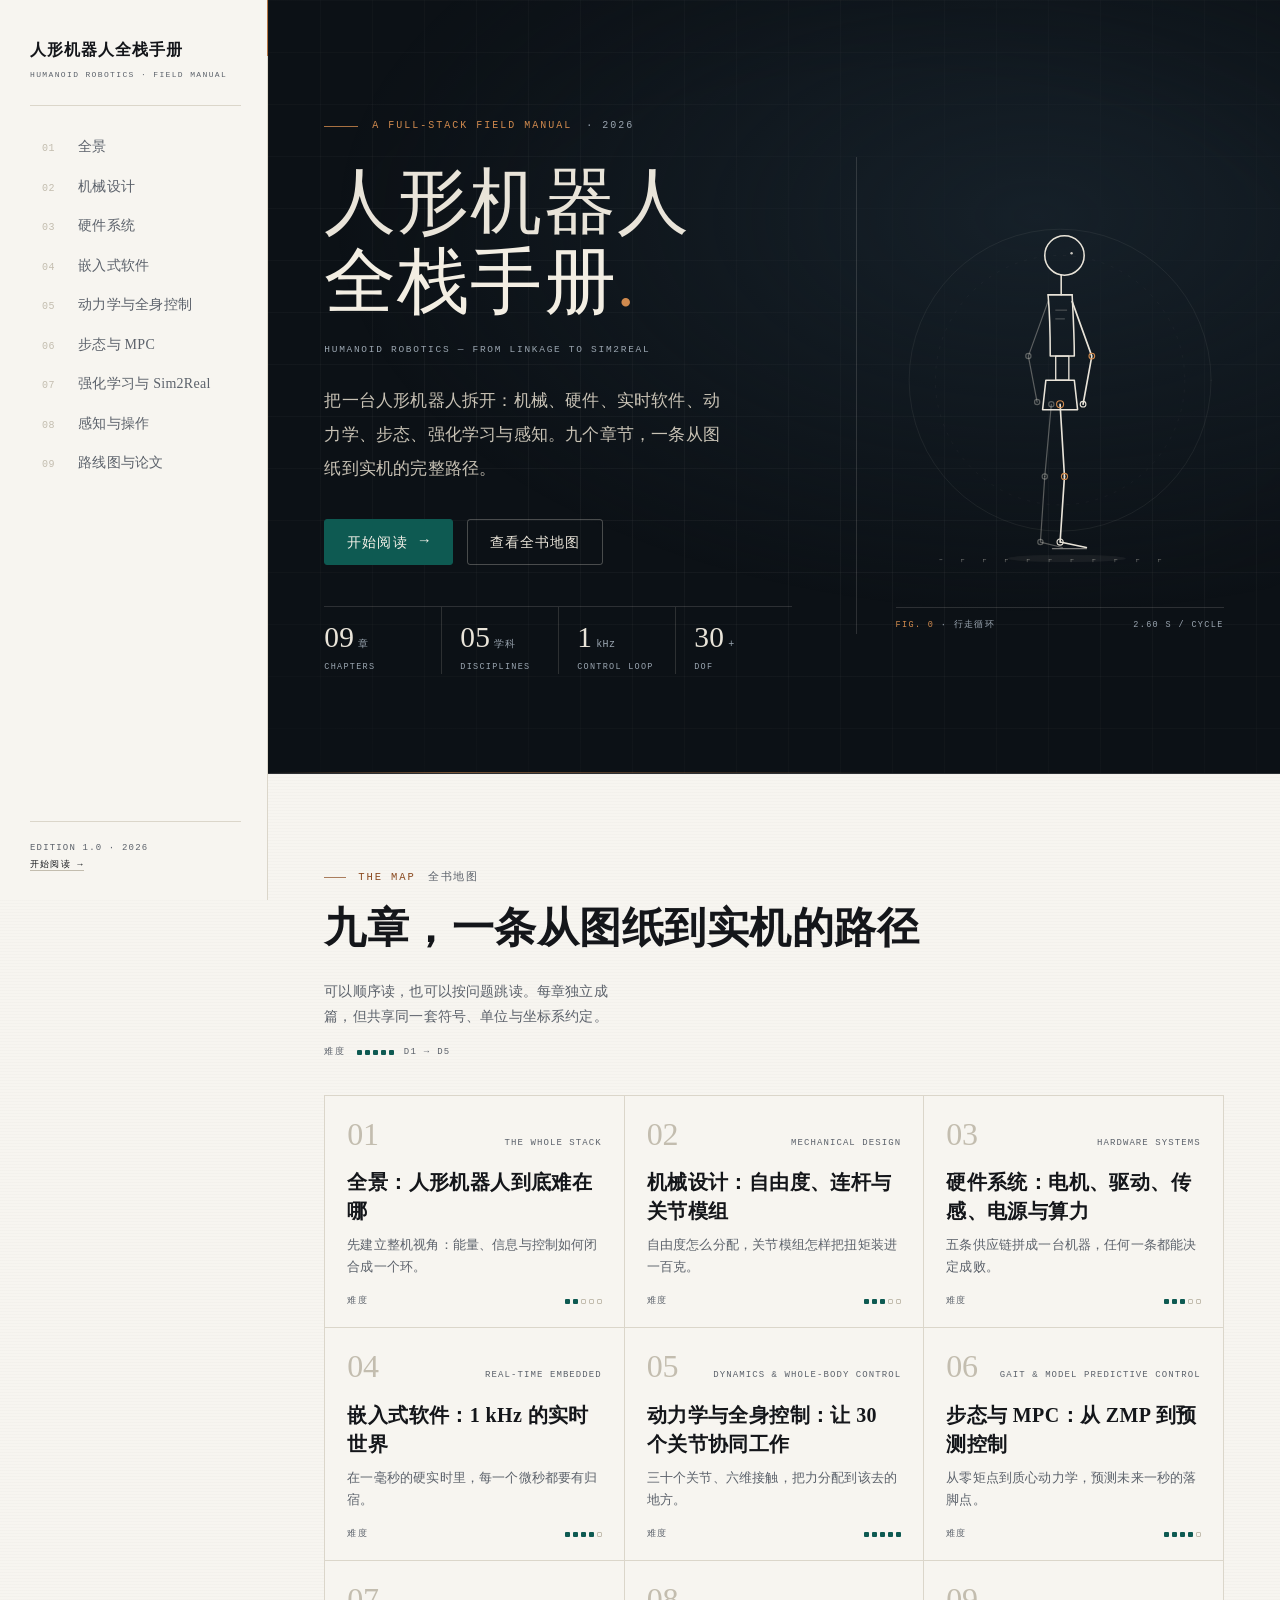
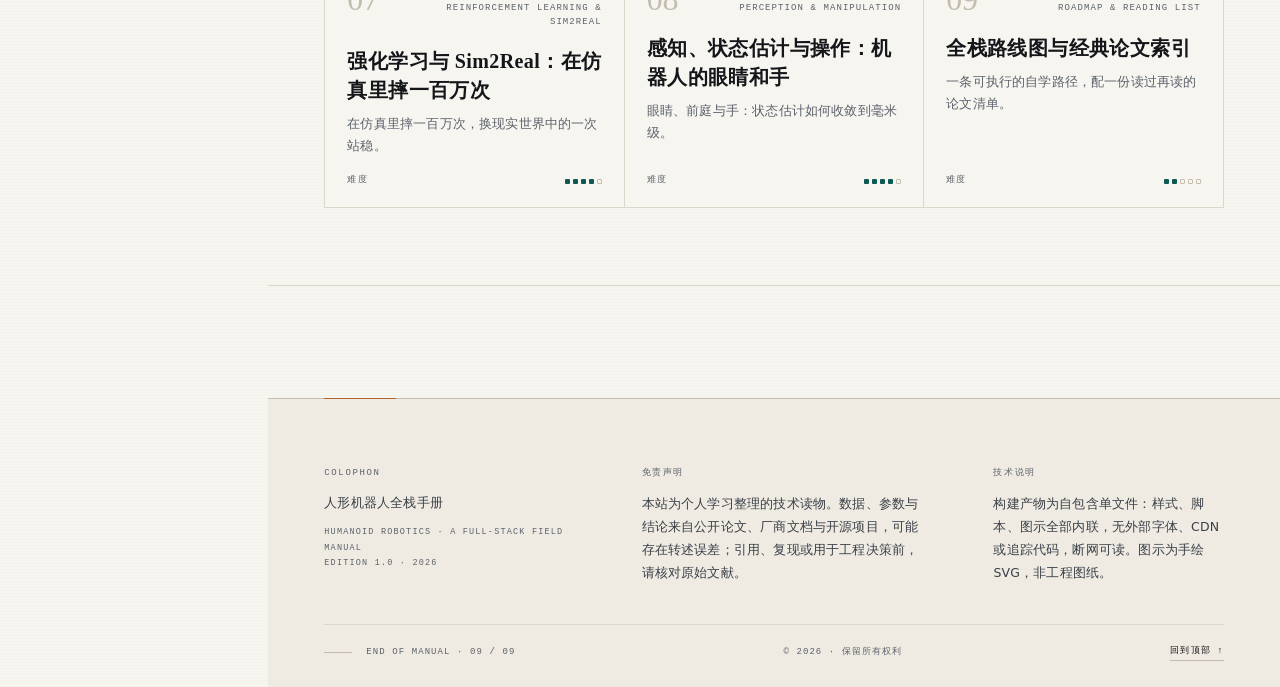
<file: web/src/template.html>
<!DOCTYPE html>
<html lang="zh-CN" class="no-js">
<head>
<meta charset="utf-8">
<meta name="viewport" content="width=device-width, initial-scale=1, viewport-fit=cover">
<title>人形机器人全栈手册｜从连杆到 Sim2Real</title>
<meta name="description" content="一本面向工程师与学生的技术读物：从机械设计、硬件系统、实时嵌入式，到动力学、步态、强化学习与感知操作，九个章节拆解一台人形机器人的全栈。">
<meta name="theme-color" content="#F7F5F0">
<meta name="color-scheme" content="light">
<link rel="icon" href="data:image/svg+xml,%3Csvg xmlns='http://www.w3.org/2000/svg' viewBox='0 0 32 32'%3E%3Crect width='32' height='32' fill='%23F7F5F0'/%3E%3Cg fill='none' stroke='%230E5A52' stroke-width='1.6' stroke-linecap='round'%3E%3Ccircle cx='16' cy='7.5' r='3.4'/%3E%3Cpath d='M16 11v9M11.5 14h9M16 20l-3.5 6M16 20l3.5 6'/%3E%3C/g%3E%3C/svg%3E">
<link rel="stylesheet" href="styles/animations.css">
<link rel="stylesheet" href="styles/site.css">
<script>document.documentElement.classList.replace('no-js', 'js');</script>
</head>

<body id="top">

<a class="skip-link" href="#main">跳到正文</a>
<div id="progress-bar" aria-hidden="true"></div>

<!-- 顶栏：平板与手机 -->
<header class="masthead">
  <a class="masthead-brand" href="#top" aria-label="人形机器人全栈手册，返回顶部">
    <span class="mb-cn">人形机器人全栈手册</span>
    <span class="mb-en">FIELD MANUAL</span>
  </a>

  <nav class="quick-nav" aria-label="章节快速跳转">
    <a class="quick-link" href="#ch-01" aria-label="第 01 章 全景"><span aria-hidden="true">01</span></a>
    <a class="quick-link" href="#ch-02" aria-label="第 02 章 机械设计"><span aria-hidden="true">02</span></a>
    <a class="quick-link" href="#ch-03" aria-label="第 03 章 硬件系统"><span aria-hidden="true">03</span></a>
    <a class="quick-link" href="#ch-04" aria-label="第 04 章 嵌入式软件"><span aria-hidden="true">04</span></a>
    <a class="quick-link" href="#ch-05" aria-label="第 05 章 动力学与全身控制"><span aria-hidden="true">05</span></a>
    <a class="quick-link" href="#ch-06" aria-label="第 06 章 步态与 MPC"><span aria-hidden="true">06</span></a>
    <a class="quick-link" href="#ch-07" aria-label="第 07 章 强化学习与 Sim2Real"><span aria-hidden="true">07</span></a>
    <a class="quick-link" href="#ch-08" aria-label="第 08 章 感知与操作"><span aria-hidden="true">08</span></a>
    <a class="quick-link" href="#ch-09" aria-label="第 09 章 路线图与论文索引"><span aria-hidden="true">09</span></a>
  </nav>

  <button class="menu-btn" id="menu-toggle" type="button" aria-controls="toc-drawer" aria-expanded="false">
    <span class="menu-icon" aria-hidden="true"><i></i><i></i><i></i></span>
    <span>目录</span>
  </button>
</header>

<!-- 桌面竖向导航轨 -->
<nav id="nav-rail" class="rail" aria-label="章节目录">
  <a class="rail-brand" href="#top">
    <span class="rail-brand-title">人形机器人全栈手册</span>
    <span class="rail-brand-en">Humanoid Robotics · Field Manual</span>
  </a>

  <div class="rail-nav">
    <ol class="rail-list">
      <li><a class="nav-link" href="#ch-01"><span class="nav-num">01</span><span class="nav-cn">全景</span></a></li>
      <li><a class="nav-link" href="#ch-02"><span class="nav-num">02</span><span class="nav-cn">机械设计</span></a></li>
      <li><a class="nav-link" href="#ch-03"><span class="nav-num">03</span><span class="nav-cn">硬件系统</span></a></li>
      <li><a class="nav-link" href="#ch-04"><span class="nav-num">04</span><span class="nav-cn">嵌入式软件</span></a></li>
      <li><a class="nav-link" href="#ch-05"><span class="nav-num">05</span><span class="nav-cn">动力学与全身控制</span></a></li>
      <li><a class="nav-link" href="#ch-06"><span class="nav-num">06</span><span class="nav-cn">步态与 MPC</span></a></li>
      <li><a class="nav-link" href="#ch-07"><span class="nav-num">07</span><span class="nav-cn">强化学习与 Sim2Real</span></a></li>
      <li><a class="nav-link" href="#ch-08"><span class="nav-num">08</span><span class="nav-cn">感知与操作</span></a></li>
      <li><a class="nav-link" href="#ch-09"><span class="nav-num">09</span><span class="nav-cn">路线图与论文</span></a></li>
    </ol>
  </div>

  <div class="rail-foot">
    <div>EDITION 1.0 · 2026</div>
    <div><a href="#ch-01">开始阅读 →</a></div>
  </div>
</nav>

<!-- 目录收起后的贴边书签：悬停或点击把目录叫回来 -->
<button class="rail-handle" id="rail-handle" type="button" aria-controls="nav-rail" aria-expanded="false">目录</button>

<!-- 移动端抽屉目录 -->
<div id="toc-drawer" class="drawer" aria-hidden="true">
  <div class="drawer-panel" role="dialog" aria-modal="true" aria-label="章节目录">
    <div class="drawer-head">
      <div>
        <div class="drawer-title">人形机器人全栈手册</div>
        <div class="drawer-sub">Nine Chapters · The Whole Stack</div>
      </div>
      <button class="drawer-close" type="button" data-drawer-close aria-label="关闭目录">✕</button>
    </div>

    <ol class="drawer-list">
      <li><a class="nav-link" href="#ch-01"><span class="nav-num">01</span><span><span class="nav-cn">全景：人形机器人到底难在哪</span><span class="nav-en">The Whole Stack</span></span></a></li>
      <li><a class="nav-link" href="#ch-02"><span class="nav-num">02</span><span><span class="nav-cn">机械设计：自由度、连杆与关节模组</span><span class="nav-en">Mechanical Design</span></span></a></li>
      <li><a class="nav-link" href="#ch-03"><span class="nav-num">03</span><span><span class="nav-cn">硬件系统：电机、驱动、传感、电源与算力</span><span class="nav-en">Hardware Systems</span></span></a></li>
      <li><a class="nav-link" href="#ch-04"><span class="nav-num">04</span><span><span class="nav-cn">嵌入式软件：1 kHz 的实时世界</span><span class="nav-en">Real-Time Embedded</span></span></a></li>
      <li><a class="nav-link" href="#ch-05"><span class="nav-num">05</span><span><span class="nav-cn">动力学与全身控制：让 30 个关节协同工作</span><span class="nav-en">Dynamics &amp; Whole-Body Control</span></span></a></li>
      <li><a class="nav-link" href="#ch-06"><span class="nav-num">06</span><span><span class="nav-cn">步态与 MPC：从 ZMP 到预测控制</span><span class="nav-en">Gait &amp; Model Predictive Control</span></span></a></li>
      <li><a class="nav-link" href="#ch-07"><span class="nav-num">07</span><span><span class="nav-cn">强化学习与 Sim2Real：在仿真里摔一百万次</span><span class="nav-en">Reinforcement Learning &amp; Sim2Real</span></span></a></li>
      <li><a class="nav-link" href="#ch-08"><span class="nav-num">08</span><span><span class="nav-cn">感知、状态估计与操作：机器人的眼睛和手</span><span class="nav-en">Perception &amp; Manipulation</span></span></a></li>
      <li><a class="nav-link" href="#ch-09"><span class="nav-num">09</span><span><span class="nav-cn">全栈路线图与经典论文索引</span><span class="nav-en">Roadmap &amp; Reading List</span></span></a></li>
    </ol>

    <div class="drawer-foot">
      自包含单文件 · 无外部依赖<br>
      EDITION 1.0 · 2026
    </div>
  </div>
</div>

<main id="main" tabindex="-1">

  <!-- ======================================================================
       英雄区 / HERO
       ====================================================================== -->
  <section class="hero" aria-labelledby="hero-title">
    <div class="wrap">
      <div class="hero-inner">

        <div class="hero-copy">
          <p class="hero-kicker">A Full-Stack Field Manual <em>· 2026</em></p>

          <h1 class="hero-title" id="hero-title">
            <span class="t-line">人形机器人</span>
            <span class="t-line">全栈手册<span class="t-mark" aria-hidden="true">.</span></span>
          </h1>

          <p class="hero-en">Humanoid Robotics — From Linkage to Sim2Real</p>

          <p class="hero-sub">把一台人形机器人拆开：机械、硬件、实时软件、动力学、步态、强化学习与感知。九个章节，一条从图纸到实机的完整路径。</p>

          <div class="hero-actions">
            <a class="btn btn--solid" href="#ch-01">开始阅读 <span class="btn-arrow" aria-hidden="true">→</span></a>
            <a class="btn btn--ghost" href="#map">查看全书地图</a>
          </div>

          <div class="hero-stats">
            <div class="stat">
              <span class="stat-value">09<small>章</small></span>
              <span class="stat-label">Chapters</span>
            </div>
            <div class="stat">
              <span class="stat-value">05<small>学科</small></span>
              <span class="stat-label">Disciplines</span>
            </div>
            <div class="stat">
              <span class="stat-value">1<small>kHz</small></span>
              <span class="stat-label">Control Loop</span>
            </div>
            <div class="stat">
              <span class="stat-value">30<small>+</small></span>
              <span class="stat-label">DoF</span>
            </div>
          </div>
        </div>

        <div class="hero-figure">
          <svg viewBox="0 0 300 400" role="img" aria-labelledby="hero-fig-title hero-fig-desc">
            <title id="hero-fig-title">人形机器人行走循环线稿</title>
            <desc id="hero-fig-desc">侧视线稿人形机器人，以 2.6 秒为周期摆动髋、膝与肩关节，脚下地面带刻度标尺。</desc>

            <g fill="none" stroke="currentColor" stroke-linecap="round" stroke-linejoin="round">
              <circle cx="150" cy="204" r="138" stroke-width=".7" stroke-opacity=".09"/>
              <circle cx="150" cy="204" r="114" stroke-width=".6" stroke-opacity=".06" stroke-dasharray="2 7"/>

              <g class="ground-marks" stroke-width=".8" stroke-opacity=".3">
                <line x1="40" y1="368" x2="260" y2="368"/>
                <line x1="60" y1="368" x2="60" y2="374"/>
                <line x1="80" y1="368" x2="80" y2="373"/>
                <line x1="100" y1="368" x2="100" y2="374"/>
                <line x1="120" y1="368" x2="120" y2="373"/>
                <line x1="140" y1="368" x2="140" y2="374"/>
                <line x1="160" y1="368" x2="160" y2="373"/>
                <line x1="180" y1="368" x2="180" y2="374"/>
                <line x1="200" y1="368" x2="200" y2="373"/>
                <line x1="220" y1="368" x2="220" y2="374"/>
                <line x1="240" y1="368" x2="240" y2="373"/>
              </g>

              <ellipse cx="156" cy="367" rx="54" ry="3.4" fill="currentColor" stroke="none" opacity=".06"/>

              <g class="body-bob">

                <!-- 远侧肢体 -->
                <g stroke-opacity=".34" stroke-width="1.1">
                  <g class="j-sh-b">
                    <path d="M139 132 L121 182 L129 224"/>
                    <circle cx="121" cy="182" r="2.4"/>
                    <circle cx="129" cy="224" r="2.4"/>
                  </g>
                  <g class="j-hip-b">
                    <path d="M142 226 L136 292"/>
                    <g class="j-knee-b">
                      <path d="M136 292 L132 352 M132 352 L152 357"/>
                      <circle cx="136" cy="292" r="2.4"/>
                      <circle cx="132" cy="352" r="2.4"/>
                    </g>
                    <circle cx="142" cy="226" r="2.4"/>
                  </g>
                </g>

                <!-- 躯干与头 -->
                <path d="M139 126 C141 148 141 164 141 182 L163 182 C163 162 162 146 161 126 Z" stroke-width="1.4"/>
                <path d="M139 126 L161 126" stroke-width="1.4"/>
                <path d="M146 182 L158 182 L158 204 L146 204 Z" stroke-width="1.2"/>
                <path d="M137 204 L163 204 L166 231 L134 231 Z" stroke-width="1.4"/>
                <path d="M146 140 L156 140 M146 148 L154 148" stroke-width=".8" stroke-opacity=".35"/>
                <path d="M151 108 L151 126" stroke-width="1.4"/>
                <circle cx="154" cy="90" r="18" stroke-width="1.4"/>
                <circle cx="160.5" cy="88" r="1.1" fill="currentColor" stroke="none" opacity=".85"/>

                <!-- 近侧腿 -->
                <g class="j-hip-a">
                  <path d="M150 226 L154 292" stroke-width="1.5"/>
                  <g class="j-knee-a">
                    <path d="M154 292 L150 352 M150 352 L174 357" stroke-width="1.5"/>
                    <path d="M143 358 L174 358" stroke-width="1.1" opacity=".5"/>
                    <circle class="joint-hl" cx="154" cy="292" r="2.8"/>
                    <circle cx="150" cy="352" r="2.8"/>
                  </g>
                  <circle class="joint-hl" cx="150" cy="226" r="3.2"/>
                </g>

                <!-- 近侧臂 -->
                <g class="j-sh-a">
                  <path d="M161 132 L179 182 L171 226" stroke-width="1.5"/>
                  <circle class="joint-hl" cx="179" cy="182" r="2.6"/>
                  <circle cx="171" cy="226" r="2.6"/>
                </g>

              </g>
            </g>
          </svg>

          <div class="hero-fig-cap">
            <span><b>FIG. 0</b> · 行走循环</span>
            <span>2.60 s / cycle</span>
          </div>
        </div>

      </div>
    </div>
  </section>

  <!-- ======================================================================
       全书地图 / BOOK MAP
       ====================================================================== -->
  <section class="bookmap" id="map" aria-labelledby="map-title">
    <div class="wrap">
      <div class="bookmap-head">
        <div>
          <p class="kicker">The Map <span>全书地图</span></p>
          <h2 id="map-title">九章，一条从图纸到实机的路径</h2>
        </div>
        <div>
          <p class="bookmap-note">可以顺序读，也可以按问题跳读。每章独立成篇，但共享同一套符号、单位与坐标系约定。</p>
          <div class="diff-legend" aria-label="难度从 D1 到 D5">
            <span>难度</span>
            <span class="diff" aria-hidden="true"><i></i><i></i><i></i><i></i><i></i></span>
            <span>D1 → D5</span>
          </div>
        </div>
      </div>

      <div class="map-grid">

        <a class="map-card" href="#ch-01">
          <div class="map-top"><span class="map-num">01</span><span class="map-kicker">The Whole Stack</span></div>
          <span class="map-title">全景：人形机器人到底难在哪</span>
          <span class="map-desc">先建立整机视角：能量、信息与控制如何闭合成一个环。</span>
          <div class="map-foot"><span class="diff-label">难度</span><span class="diff" role="img" aria-label="难度 2，共 5 级"><i></i><i></i><i class="off"></i><i class="off"></i><i class="off"></i></span></div>
        </a>

        <a class="map-card" href="#ch-02">
          <div class="map-top"><span class="map-num">02</span><span class="map-kicker">Mechanical Design</span></div>
          <span class="map-title">机械设计：自由度、连杆与关节模组</span>
          <span class="map-desc">自由度怎么分配，关节模组怎样把扭矩装进一百克。</span>
          <div class="map-foot"><span class="diff-label">难度</span><span class="diff" role="img" aria-label="难度 3，共 5 级"><i></i><i></i><i></i><i class="off"></i><i class="off"></i></span></div>
        </a>

        <a class="map-card" href="#ch-03">
          <div class="map-top"><span class="map-num">03</span><span class="map-kicker">Hardware Systems</span></div>
          <span class="map-title">硬件系统：电机、驱动、传感、电源与算力</span>
          <span class="map-desc">五条供应链拼成一台机器，任何一条都能决定成败。</span>
          <div class="map-foot"><span class="diff-label">难度</span><span class="diff" role="img" aria-label="难度 3，共 5 级"><i></i><i></i><i></i><i class="off"></i><i class="off"></i></span></div>
        </a>

        <a class="map-card" href="#ch-04">
          <div class="map-top"><span class="map-num">04</span><span class="map-kicker">Real-Time Embedded</span></div>
          <span class="map-title">嵌入式软件：1 kHz 的实时世界</span>
          <span class="map-desc">在一毫秒的硬实时里，每一个微秒都要有归宿。</span>
          <div class="map-foot"><span class="diff-label">难度</span><span class="diff" role="img" aria-label="难度 4，共 5 级"><i></i><i></i><i></i><i></i><i class="off"></i></span></div>
        </a>

        <a class="map-card" href="#ch-05">
          <div class="map-top"><span class="map-num">05</span><span class="map-kicker">Dynamics &amp; Whole-Body Control</span></div>
          <span class="map-title">动力学与全身控制：让 30 个关节协同工作</span>
          <span class="map-desc">三十个关节、六维接触，把力分配到该去的地方。</span>
          <div class="map-foot"><span class="diff-label">难度</span><span class="diff" role="img" aria-label="难度 5，共 5 级"><i></i><i></i><i></i><i></i><i></i></span></div>
        </a>

        <a class="map-card" href="#ch-06">
          <div class="map-top"><span class="map-num">06</span><span class="map-kicker">Gait &amp; Model Predictive Control</span></div>
          <span class="map-title">步态与 MPC：从 ZMP 到预测控制</span>
          <span class="map-desc">从零矩点到质心动力学，预测未来一秒的落脚点。</span>
          <div class="map-foot"><span class="diff-label">难度</span><span class="diff" role="img" aria-label="难度 4，共 5 级"><i></i><i></i><i></i><i></i><i class="off"></i></span></div>
        </a>

        <a class="map-card" href="#ch-07">
          <div class="map-top"><span class="map-num">07</span><span class="map-kicker">Reinforcement Learning &amp; Sim2Real</span></div>
          <span class="map-title">强化学习与 Sim2Real：在仿真里摔一百万次</span>
          <span class="map-desc">在仿真里摔一百万次，换现实世界中的一次站稳。</span>
          <div class="map-foot"><span class="diff-label">难度</span><span class="diff" role="img" aria-label="难度 4，共 5 级"><i></i><i></i><i></i><i></i><i class="off"></i></span></div>
        </a>

        <a class="map-card" href="#ch-08">
          <div class="map-top"><span class="map-num">08</span><span class="map-kicker">Perception &amp; Manipulation</span></div>
          <span class="map-title">感知、状态估计与操作：机器人的眼睛和手</span>
          <span class="map-desc">眼睛、前庭与手：状态估计如何收敛到毫米级。</span>
          <div class="map-foot"><span class="diff-label">难度</span><span class="diff" role="img" aria-label="难度 4，共 5 级"><i></i><i></i><i></i><i></i><i class="off"></i></span></div>
        </a>

        <a class="map-card" href="#ch-09">
          <div class="map-top"><span class="map-num">09</span><span class="map-kicker">Roadmap &amp; Reading List</span></div>
          <span class="map-title">全栈路线图与经典论文索引</span>
          <span class="map-desc">一条可执行的自学路径，配一份读过再读的论文清单。</span>
          <div class="map-foot"><span class="diff-label">难度</span><span class="diff" role="img" aria-label="难度 2，共 5 级"><i></i><i></i><i class="off"></i><i class="off"></i><i class="off"></i></span></div>
        </a>

      </div>
    </div>
  </section>

  <!-- ======================================================================
       章节内容 / CHAPTERS
       ====================================================================== -->
  <!-- SECTIONS -->

</main>

<footer class="site-footer" aria-labelledby="footer-title">
  <div class="wrap">
    <div class="footer-grid">
      <div class="footer-block">
        <h3 id="footer-title">Colophon</h3>
        <p class="footer-colophon">人形机器人全栈手册
          <span>Humanoid Robotics · A Full-Stack Field Manual<br>Edition 1.0 · 2026</span>
        </p>
      </div>

      <div class="footer-block">
        <h3>免责声明</h3>
        <p>本站为个人学习整理的技术读物。数据、参数与结论来自公开论文、厂商文档与开源项目，可能存在转述误差；引用、复现或用于工程决策前，请核对原始文献。</p>
      </div>

      <div class="footer-block">
        <h3>技术说明</h3>
        <p>构建产物为自包含单文件：样式、脚本、图示全部内联，无外部字体、CDN 或追踪代码，断网可读。图示为手绘 SVG，非工程图纸。</p>
      </div>
    </div>

    <div class="footer-base">
      <span class="footer-end">End of Manual · 09 / 09</span>
      <span>© 2026 · 保留所有权利</span>
      <a href="#top">回到顶部 ↑</a>
    </div>
  </div>
</footer>

<a id="to-top" href="#top" aria-label="回到顶部">↑</a>
<div id="live-region" class="sr-only" aria-live="polite"></div>

<script src="scripts/site.js"></script>
</body>
</html>
</file>
<file: web/src/styles/animations.css>
/* ==========================================================================
   ANIMATIONS · 动效系统
   可复用的 keyframes 与动效组件类，用于原理演示与微动提升。
   全局尊重 prefers-reduced-motion: reduce。
   ========================================================================== */

/* ---- 01 基础 keyframes -------- */

/* 呼吸脉冲：阴影、光晕、强调标记 */
@keyframes pulse-ring {
  0%, 100% { opacity: 0.06; transform: scale(1); }
  50% { opacity: 0.12; transform: scale(1.08); }
}

/* 光晕扩散（用于关节标记、信号点） */
@keyframes pulse-glow {
  0%, 100% { opacity: 0.24; r: 2.4px; }
  50% { opacity: 0.6; r: 3.2px; }
}

/* 刻度流动：地面标尺、时间轴 */
@keyframes flow-marks {
  from { stroke-dashoffset: 0; }
  to { stroke-dashoffset: 20; }
}

/* 扫掠弧线：用于摩擦锥、约束边界演示 */
@keyframes sweep-arc {
  from { stroke-dashoffset: 100; }
  to { stroke-dashoffset: 0; }
}

/* 曲线生长：用于轨迹、reward 曲线 */
@keyframes curve-grow {
  from { stroke-dasharray: 0 1000; }
  to { stroke-dasharray: 1000 0; }
}

/* 时钟节拍：指针移动 */
@keyframes tick-beat {
  from { transform: translateX(0); }
  to { transform: translateX(100%); }
}

/* 错位淡入：章节标题、卡片入场 */
@keyframes fade-slide-up {
  from { opacity: 0; transform: translateY(12px); }
  to { opacity: 1; transform: translateY(0); }
}

/* 质心往复（倒立摆） */
@keyframes pendulum-sway {
  0%, 100% { transform: translateX(-18px); }
  50% { transform: translateX(18px); }
}

/* 支撑点巡回（ZMP 演示） */
@keyframes zmp-patrol {
  0%   { cx: 150; cy: 200; }
  25%  { cx: 180; cy: 190; }
  50%  { cx: 170; cy: 220; }
  75%  { cx: 140; cy: 210; }
  100% { cx: 150; cy: 200; }
}

/* 扫掠旋转（摩擦锥半径向量） */
@keyframes cone-sweep {
  from { transform: rotate(0deg); }
  to { transform: rotate(360deg); }
}

/* ---- 02 动效组件类 -------- */

/* 呼吸脉冲 */
.anim-pulse {
  animation: pulse-ring 2.6s ease-in-out infinite;
}

/* 关节脉冲（opacity 呼吸，比改 r 兼容性好） */
@keyframes joint-breathe {
  0%, 100% { opacity: 0.55; }
  50%       { opacity: 1; }
}
.anim-glow {
  animation: joint-breathe 2.4s ease-in-out infinite;
}

/* 流动刻度（SVG line，需设 stroke-dasharray） */
.anim-flow {
  stroke-dasharray: 4 16;
  animation: flow-marks 1.8s linear infinite;
}

/* 曲线生长（SVG path，需计算 stroke 长度） */
.anim-curve-grow {
  animation: curve-grow 3s ease-out forwards;
}

/* 扫掠弧线 */
.anim-sweep {
  stroke-dasharray: 100 0;
  animation: sweep-arc 3s ease-in-out infinite;
}

/* 质心往复 */
.anim-pendulum {
  animation: pendulum-sway 3s ease-in-out infinite;
  transform-origin: center;
}

/* ZMP 巡回点 */
.anim-zmp-patrol {
  animation: zmp-patrol 4s ease-in-out infinite;
}

/* 摩擦锥扫掠 */
.anim-cone-sweep {
  animation: cone-sweep 4s linear infinite;
  transform-origin: center;
}

/* 章节标题错位淡入：结合 [data-reveal] 与 .is-visible，避免页面加载时立即触发 */
html.js .chapter-head[data-reveal]:not(.is-visible) .ch-num,
html.js .chapter-head[data-reveal]:not(.is-visible) h2,
html.js .chapter-head[data-reveal]:not(.is-visible) .kicker {
  opacity: 0;
  transform: translateY(12px);
}

html.js .chapter-head[data-reveal].is-visible .ch-num {
  animation: fade-slide-up 0.7s var(--ease-out) 0s backwards;
}

html.js .chapter-head[data-reveal].is-visible h2 {
  animation: fade-slide-up 0.7s var(--ease-out) 0.08s backwards;
}

html.js .chapter-head[data-reveal].is-visible .kicker {
  animation: fade-slide-up 0.7s var(--ease-out) 0.04s backwards;
}

/* ---- 03 Hero 区增强动效 -------- */

/* Hero 脚下阴影呼吸：只动 opacity，避免与 body-bob 的 transform 打架 */
.hero-figure > svg > g > ellipse {
  animation: shadow-breathe 3.2s ease-in-out infinite;
}

@keyframes shadow-breathe {
  0%, 100% { opacity: 0.05; }
  50%      { opacity: 0.11; }
}

/* Hero 地面刻度流动 */
.hero-figure .ground-marks line {
  stroke-dasharray: 2 18;
  animation: flow-marks 2.4s linear infinite;
}

/* Hero 关节标记脉冲（错相位，只动 opacity；.joint-hl 仅存在于近侧关节） */
.hero-figure .joint-hl {
  animation: joint-breathe 2.6s ease-in-out infinite;
}

.hero-figure .j-knee-a .joint-hl { animation-delay: 0.3s; }
.hero-figure .j-sh-a .joint-hl   { animation-delay: 0.6s; }

/* ---- 04 章节专用动画（按需注入 class） -------- */

/* 第 4 章时钟指针（旧占位，实际由 ch04-tick-pointer 实现） */
#ch-04 .tick-pointer { animation: tick-beat 1s linear infinite; }

/* 第 4 章 1 kHz 慢镜头指针扫掠 */
@keyframes ch04-tick-sweep {
  from { transform: translateX(0); }
  to { transform: translateX(480px); }
}

#ch-04 .ch04-tick-pointer {
  animation: ch04-tick-sweep 3s linear infinite;
}

/* 第 4 章阶段高亮：四段共用 3 s 周期，按指针位置（段宽占比）点亮
   段边界 60/150/260/430/540 → 0% / 18.75% / 41.67% / 77.08% / 100% */
@keyframes ch04-phase-1 {
  0%, 18.2% { fill-opacity: 0.34; }
  18.8%, 100% { fill-opacity: 0; }
}

@keyframes ch04-phase-2 {
  0%, 18.7% { fill-opacity: 0; }
  19.3%, 41.1% { fill-opacity: 0.34; }
  41.7%, 100% { fill-opacity: 0; }
}

@keyframes ch04-phase-3 {
  0%, 41.6% { fill-opacity: 0; }
  42.2%, 76.5% { fill-opacity: 0.34; }
  77.1%, 100% { fill-opacity: 0; }
}

@keyframes ch04-phase-4 {
  0%, 77.0% { fill-opacity: 0; }
  77.6%, 99.4% { fill-opacity: 0.34; }
  100% { fill-opacity: 0; }
}

#ch-04 .ch04-phase-1 { animation: ch04-phase-1 3s linear infinite; }
#ch-04 .ch04-phase-2 { animation: ch04-phase-2 3s linear infinite; }
#ch-04 .ch04-phase-3 { animation: ch04-phase-3 3s linear infinite; }
#ch-04 .ch04-phase-4 { animation: ch04-phase-4 3s linear infinite; }

/* 第 7 章 reward 曲线生长（图 7.3b）
   三条曲线依次生长，模拟训练收敛过程；dasharray 值取略大于实际路径长度 */
@keyframes ch07-curve-grow {
  from { stroke-dashoffset: 520; }
  to   { stroke-dashoffset: 0; }
}

#ch-07 .ch07-curve-1,
#ch-07 .ch07-curve-2,
#ch-07 .ch07-curve-3 {
  stroke-dasharray: 520;
  stroke-dashoffset: 520;
  animation: ch07-curve-grow 2.6s var(--ease-out) forwards;
}

#ch-07 .ch07-curve-1 { animation-delay: 0s; }
#ch-07 .ch07-curve-2 { animation-delay: 0.3s; }
#ch-07 .ch07-curve-3 { animation-delay: 0.6s; }

/* 训练光标闪烁 */
@keyframes ch07-cursor-blink {
  0%, 100% { opacity: 1; }
  50%      { opacity: 0.15; }
}

#ch-07 .ch07-cursor {
  animation: ch07-cursor-blink 0.9s ease-in-out 3.4s infinite both;
}

/* 第 6 章 LIPM 往复动画 */
#ch-06 .ch06-lipm-arm {
  transform-box: view-box;
  transform-origin: 300px 250px;
  animation: ch06-lipm-sway 4s ease-in-out infinite;
}

@keyframes ch06-lipm-sway {
  0%, 100% { transform: rotate(-4deg); }
  50%      { transform: rotate(4deg); }
}

#ch-06 .ch06-lipm-proj {
  animation: ch06-lipm-proj 4s ease-in-out infinite;
}

@keyframes ch06-lipm-proj {
  0%, 100% { transform: translateX(-19px); }
  50%      { transform: translateX(19px); }
}

#ch-06 .ch06-lipm-vel-r {
  animation: ch06-lipm-vel-r 4s ease-in-out infinite;
}

#ch-06 .ch06-lipm-vel-l {
  animation: ch06-lipm-vel-l 4s ease-in-out infinite;
}

@keyframes ch06-lipm-vel-r {
  0%, 45%   { opacity: 1; }
  55%, 100% { opacity: 0; }
}

@keyframes ch06-lipm-vel-l {
  0%, 45%   { opacity: 0; }
  55%, 100% { opacity: 1; }
}

/* ---- 08 外壳自动隐藏：目录与顶栏让路 -------- */

/* 桌面导航轨：向下阅读时滑出，向上滚 / 回到顶部 / 鼠标贴左边缘时回来。
   用 transform 而不是 display，避免布局跳动（body 的 padding-left 保持不变）。 */
@media (min-width: 1200px) {
  .rail {
    transition: transform .42s var(--ease), opacity .42s var(--ease);
    will-change: transform;
  }
  .rail.is-auto-hidden {
    transform: translateX(calc(-100% - 1px));
    opacity: 0;
    pointer-events: none;
  }
  /* 目录收起时把左侧留白一并收掉，正文重新居中，把宽度还给内容 */
  body {
    transition: padding-left .42s var(--ease);
  }
  body.rail-off {
    padding-left: 0;
  }
}

/* 平板 / 手机顶栏：同理向上收起 */
.masthead {
  transition: transform .38s var(--ease), opacity .38s var(--ease);
  will-change: transform;
}

.masthead.is-auto-hidden {
  transform: translateY(-100%);
  opacity: 0;
  pointer-events: none;
}

/* 左边缘热区由脚本切 .is-auto-hidden 实现，这里不需要额外规则。 */

/* 目录收起后出现的贴边书签 */
.rail-handle {
  position: fixed; left: 0; top: 112px; z-index: 91; display: none;
  align-items: center; justify-content: center;
  width: 24px; height: 72px; padding: 0;
  writing-mode: vertical-rl; text-orientation: upright;
  font-family: var(--mono); font-size: 9.5px; letter-spacing: .26em;
  color: var(--muted-ink); background: var(--paper);
  border: 1px solid var(--line); border-left: 0; border-radius: 0 2px 2px 0;
  cursor: pointer; opacity: 0; transform: translateX(-10px); pointer-events: none;
  transition: opacity .3s var(--ease), transform .3s var(--ease),
              color .2s var(--ease), border-color .2s var(--ease);
}

@media (min-width: 1200px) {
  .rail-handle { display: flex; }
  body.rail-off .rail-handle {
    opacity: 1; transform: none; pointer-events: auto;
  }
}

.rail-handle:hover,
.rail-handle:focus-visible {
  color: var(--accent-2-ink);
  border-color: var(--line-2);
}



/* ---- 09 响应 prefers-reduced-motion -------- */

@media (prefers-reduced-motion: reduce) {
  *,
  *::before,
  *::after {
    animation-duration: 0.01ms !important;
    animation-iteration-count: 1 !important;
    transition-duration: 0.01ms !important;
  }
  
  /* 保留入场淡入，但移除位移 */
  html.js [data-reveal] {
    transform: none;
  }
  
  .chapter-head .ch-num,
  .chapter-head h2,
  .chapter-head .kicker {
    animation: none;
    opacity: 1;
    transform: none;
  }
}

/* ---- 06 微动提升：图表悬停反馈 -------- */

/* 图表内可交互元素悬停放大 */
figure svg [data-interactive]:hover {
  transform: scale(1.05);
  transition: transform 0.2s var(--ease-out);
}

/* 演示控件焦点脉冲 */
.demo-controls input[type="range"]:focus-visible,
.demo-controls input[type="checkbox"]:focus-visible {
  box-shadow: 0 0 0 3px rgba(14, 90, 82, 0.18);
  transition: box-shadow 0.2s ease;
}

/* ---- 07 性能优化 -------- */

/* 给需要动画的元素开 GPU 加速 */
.anim-pulse,
.anim-glow,
.anim-pendulum,
.anim-zmp-patrol,
.anim-cone-sweep,
.hero-figure ellipse {
  will-change: transform, opacity;
}

/* 复杂路径动画用 transform 而非直接改坐标 */
.anim-curve-grow,
.anim-sweep {
  will-change: stroke-dasharray, stroke-dashoffset;
}

/* ---- 第 5 章：COP 在支撑多边形内巡回 ---- */
/* 支撑多边形 0.24 × 0.30 m 映射为 x 252→348、y 110→230 的用户单位，
   COP 圆心在 (324,170)，各关键帧位移均落在凸包内（最小边界余量 8 单位）。 */
@keyframes ch05-cop-patrol {
  0%   { transform: translate(0, 0); }
  22%  { transform: translate(-26px, -8px); }
  45%  { transform: translate(-14px, 16px); }
  68%  { transform: translate(10px, 12px); }
  85%  { transform: translate(16px, -6px); }
  100% { transform: translate(0, 0); }
}
#ch-05 .ch05-cop-point,
#ch-05 .ch05-cop-trail {
  transform-box: fill-box;
  transform-origin: center;
  animation: ch05-cop-patrol 6s ease-in-out infinite;
}

/* 尾迹点略微滞后，模拟形态上的拖影 */
#ch-05 .ch05-cop-trail {
  animation-duration: 6s;
  animation-delay: -0.35s;
}

@keyframes ch05-cop-hint-breathe {
  0%, 100% { opacity: 0.55; }
  50%      { opacity: 1; }
}
#ch-05 .ch05-cop-hint {
  animation: ch05-cop-hint-breathe 3s ease-in-out infinite;
}
</file>
<file: web/src/styles/site.css>
/* ==========================================================================
   人形机器人全栈手册 · 设计系统
   HUMANOID ROBOTICS — A FULL-STACK FIELD MANUAL

   一份纸质技术出版物的视觉语言：
   纸色底、墨色字、深绿主色、铜色强调；发丝线、大留白、衬线标题。
   单文件自包含，无外部字体与资源。

   目录
   01 令牌 / TOKENS
   02 基底 / BASE
   03 排版 / TYPOGRAPHY
   04 外壳 / SHELL（进度、导航轨、顶栏、抽屉）
   05 英雄区 / HERO
   06 全书地图 / BOOK MAP
   07 章节 / CHAPTER
   08 正文元素 / PROSE
   09 图示 / FIGURE
   10 表格 / TABLE
   11 公式 / FORMULA
   12 代码 / CODE
   13 提示块 / CALLOUT
   14 指标 / STAT
   15 时间线 / TIMELINE
   16 演示 / DEMO
   17 小结 / TAKEAWAYS
   18 论文 / PAPER LIST
   19 术语 / GLOSSARY
   20 清单 / CHECKLIST
   21 下一章 / NEXT CHAPTER
   22 迷你目录 / MINI TOC
   23 页脚 / FOOTER
   24 动效 / MOTION
   25 响应式 / RESPONSIVE
   26 减弱动效 / REDUCED MOTION
   27 打印 / PRINT
   ========================================================================== */

/* ---- 01 令牌 / TOKENS -------- */
:root {
  /* —— 指定令牌，不可替换 —— */ --paper:#F7F5F0; --paper-2:#EFEBE2; --surface:#FFFFFF; --ink:#14161A;
  --ink-2:#3A4048; --muted:#6C727B; --line:#DBD6CA; --line-2:#C3BDAF; --accent:#0E5A52;
  --accent-2:#B0652C; --accent-3:#6B4A63; --signal:#C6472C; --night:#0C1116; --night-2:#151D24;
  --night-ink:#E9E4D9; --night-muted:#9AA5B0; --d1:#0E5A52; --d2:#B0652C; --d3:#41637F; --d4:#6B4A63;
  --d5:#B9962F; --maxw:1180px; --measure:68ch; --measure-cn:36em;
  --serif:"Songti SC","Source Han Serif SC","Noto Serif CJK SC",Georgia,"Times New Roman",serif;
  --sans:-apple-system,"PingFang SC","Hiragino Sans GB","Microsoft YaHei","Noto Sans SC",system-ui,sans-serif;
  --mono:"SF Mono","JetBrains Mono",Menlo,Consolas,"Liberation Mono",monospace;
  /* —— 补充令牌：可读性校正 —— --muted 在纸色上为 4.45:1，小字不足 AA；--muted-ink 为 5.6:1。 铜色与信号色仅用于大字/线条，小字使用 *-ink 变体。 */ --muted-ink:#5C626B;
  --meta-ink:#625F56; --axis-ink:#5B6064;
  --accent-2-ink:#8A4A20; --signal-ink:#A23A22; /* —— 纸面与线条 —— */ --paper-line: rgba(195,189,175,.45);
  --paper-line-soft: rgba(195,189,175,.24); --tint-green:#EDF1EC; --tint-copper:#F6EFE6;
  --tint-red:#F7ECE8; --tint-blue:#EDF0F4; /* —— 暗场 —— */ --hero-bg:#0C1116; --hero-ink:#E9E4D9;
  --hero-muted:#9AA5B0; --hero-line:rgba(233,228,217,.15); --hero-line-2:rgba(233,228,217,.28);
  --hero-accent:#D08A4E; --hero-green:#6FB6A5; /* —— 尺度 —— */ --rail:268px;
  --pad:clamp(20px, 4.4vw, 64px); --bleed:clamp(0px, 4.2vw, 96px); --fs-body:17.5px; --lh-body:1.85;
  --fs-small:14px; --fs-meta:12.5px; --fs-label:10px; /* —— 间距 —— */ --s1:4px; --s2:8px; --s3:12px;
  --s4:16px; --s5:24px; --s6:32px; --s7:48px; --s8:64px; --s9:88px; --s10:120px;
  /* —— 动效 —— */ --ease:cubic-bezier(.22,.61,.36,1); --ease-out:cubic-bezier(.16,1,.3,1); --dur:.32s; --reveal-delay:0s;
  /* —— 图示四角标记 —— */ --corner-ticks: linear-gradient(var(--line-2), var(--line-2)) left top / 12px 1px no-repeat, linear-gradient(var(--line-2), var(--line-2)) left top / 1px 12px no-repeat, linear-gradient(var(--line-2), var(--line-2)) right top / 12px 1px no-repeat, linear-gradient(var(--line-2), var(--line-2)) right top / 1px 12px no-repeat, linear-gradient(var(--line-2), var(--line-2)) left bottom / 12px 1px no-repeat, linear-gradient(var(--line-2), var(--line-2)) left bottom / 1px 12px no-repeat, linear-gradient(var(--line-2), var(--line-2)) right bottom / 12px 1px no-repeat, linear-gradient(var(--line-2), var(--line-2)) right bottom / 1px 12px no-repeat;
}

/* ---- 02 基底 / BASE -------- */
*, *::before, *::after { box-sizing: border-box; }
html { -webkit-text-size-adjust: 100%; text-size-adjust: 100%; scroll-padding-top: 84px; }
@media (prefers-reduced-motion: no-preference) {
  html { scroll-behavior: smooth; }
}
body {
  margin: 0; padding: 0; background-color: var(--paper);
  background-image: repeating-linear-gradient( 0deg, rgba(20,22,26,.016) 0, rgba(20,22,26,.016) 1px, transparent 1px, transparent 3px );
  color: var(--ink); font-family: var(--sans); font-size: var(--fs-body); line-height: var(--lh-body);
  letter-spacing: .01em; font-kerning: normal; text-rendering: optimizeLegibility;
  -webkit-font-smoothing: antialiased; overflow-x: hidden;
}
@media (min-width: 1200px) {
  body { padding-left: var(--rail); }
}
::selection { background: rgba(14,90,82,.16); color: var(--ink); }
:focus { outline: none; }
:focus-visible { outline: 2px solid var(--accent-2); outline-offset: 3px; border-radius: 2px; }
.hero :focus-visible, .masthead :focus-visible { outline-color: var(--hero-accent, var(--accent-2)); }
.sr-only {
  position: absolute; width: 1px; height: 1px; margin: -1px; padding: 0; overflow: hidden;
  clip: rect(0 0 0 0); clip-path: inset(50%); white-space: nowrap; border: 0;
}
.skip-link {
  position: fixed; top: 10px; left: 10px; z-index: 200; padding: 10px 16px; background: var(--ink);
  color: var(--paper); font: 500 13px/1 var(--sans); letter-spacing: .06em; text-decoration: none;
  border-radius: 3px; transform: translateY(-160%); transition: transform .2s var(--ease);
}
.skip-link:focus-visible, .skip-link:focus {
  transform: translateY(0); outline-color: var(--hero-accent);
}
a { color: inherit; }
img, svg, video, canvas { display: block; max-width: 100%; }
svg { height: auto; }
button { font: inherit; color: inherit; }

/* ---- 03 排版 / TYPOGRAPHY -------- */
h1, h2, h3, h4 {
  margin: 0; font-family: var(--serif); font-weight: 600; color: var(--ink); letter-spacing: .012em;
  line-height: 1.35;
}
h2 { font-size: clamp(28px, 3vw, 38px); line-height: 1.3; }
h3 { font-size: clamp(20px, 2vw, 23px); line-height: 1.45; font-weight: 600; }
h4 { font-size: 18px; line-height: 1.5; font-weight: 600; }
p { margin: 0 0 1.35em; }
p:last-child { margin-bottom: 0; }
.kicker {
  display: flex; align-items: center; gap: 12px; margin: 0; font-family: var(--mono); font-size: 10.5px;
  font-weight: 500; line-height: 1.4; letter-spacing: .18em; text-transform: uppercase;
  color: var(--accent-2-ink);
}
.kicker::before {
  content: ""; flex: 0 0 auto; width: 22px; height: 1px; background: currentColor; opacity: .7;
}
.kicker--plain::before { display: none; }
.kicker span { color: var(--muted-ink); }
.label {
  font-family: var(--mono); font-size: var(--fs-label); font-weight: 500; letter-spacing: .16em;
  text-transform: uppercase; color: var(--muted-ink);
}
.lede {
  max-width: 32em; margin: 22px 0 0; font-family: var(--serif); font-size: clamp(17px, 1.5vw, 19.5px);
  line-height: 1.95; letter-spacing: .012em; color: var(--ink-2); text-wrap: pretty;
}
.chapter p, .chapter li { text-wrap: pretty; }
.chapter a {
  color: var(--accent); text-decoration: underline; text-decoration-color: rgba(176,101,44,.55);
  text-decoration-thickness: 1px; text-underline-offset: .2em;
  transition: color .18s var(--ease), background-color .18s var(--ease);
}
.chapter a:hover { color: var(--accent-2-ink); background: rgba(176,101,44,.09); }
.chapter strong { font-weight: 600; color: var(--ink); }
.chapter em { font-family: var(--serif); font-style: italic; }
.chapter ul, .chapter ol { margin: 0 0 1.4em; padding-left: 1.35em; }
.chapter li { margin-bottom: .45em; }
.chapter li::marker { color: var(--line-2); }
.chapter blockquote {
  margin: 36px 0; padding: 4px 0 4px 24px; border-left: 2px solid var(--accent-2);
  font-family: var(--serif); font-size: 20px; line-height: 1.85; color: var(--ink-2);
}
.chapter blockquote p { margin-bottom: .6em; }
.chapter blockquote cite {
  display: block; margin-top: 10px; font: 500 11px/1.5 var(--mono); font-style: normal;
  letter-spacing: .12em; text-transform: uppercase; color: var(--muted-ink);
}
code, kbd, samp { font-family: var(--mono); font-size: .86em; font-feature-settings: "liga" 0; }
:not(pre) > code {
  padding: .12em .38em; background: rgba(239,235,226,.8); border: 1px solid var(--paper-line);
  border-radius: 2px; color: var(--ink-2); white-space: nowrap;
}
hr { height: 0; margin: 48px 0; border: 0; border-top: 1px solid var(--line); }

/* ---- 04 外壳 / SHELL -------- */
/* 滚动进度条 */
#progress-bar {
  position: fixed; inset: 0 0 auto 0; width: 100%; height: 2px; z-index: 160;
  background: var(--accent-2); transform: scaleX(0); transform-origin: left center;
  will-change: transform; pointer-events: none;
}
/* 桌面竖向导航轨 */
.rail {
  position: fixed; inset: 0 auto 0 0; z-index: 90; display: flex; flex-direction: column;
  width: var(--rail); padding: 38px 26px 26px 30px; background: var(--paper);
  border-right: 1px solid var(--line);
}
.rail::after {
  content: ""; position: absolute; top: 0; right: -1px; width: 1px; height: 56px;
  background: var(--accent-2); opacity: .85;
}
.rail-brand {
  display: block; padding-bottom: 24px; border-bottom: 1px solid var(--line); text-decoration: none;
}
.rail-brand-title {
  display: block; font-family: var(--serif); font-size: 16px; font-weight: 600; line-height: 1.5;
  letter-spacing: .06em; color: var(--ink);
}
.rail-brand-en {
  display: block; margin-top: 7px; font-family: var(--mono); font-size: 8px; line-height: 1.5;
  letter-spacing: .17em; text-transform: uppercase; color: var(--muted-ink);
}
.rail-nav {
  flex: 1 1 auto; min-height: 0; margin-top: 22px; overflow-y: auto; overscroll-behavior: contain;
  scrollbar-width: none;
}
.rail-nav::-webkit-scrollbar { width: 0; }
.rail-list { display: flex; flex-direction: column; gap: 1px; margin: 0; padding: 0; list-style: none; }
.rail .nav-link {
  position: relative; display: grid; grid-template-columns: 26px minmax(0,1fr); gap: 10px;
  align-items: baseline; padding: 8px 0 8px 12px; color: var(--muted-ink); text-decoration: none;
  transition: color .18s var(--ease);
}
.rail .nav-link::before {
  content: ""; position: absolute; left: 0; top: 8px; bottom: 8px; width: 2px;
  background: var(--accent-2); transform: scaleY(0); transform-origin: top;
  transition: transform .25s var(--ease);
}
.rail .nav-link:hover { color: var(--ink); }
.rail .nav-num {
  font-family: var(--mono); font-size: 10px; font-weight: 500; letter-spacing: .06em;
  color: var(--line-2); transition: color .18s var(--ease);
}
.rail .nav-cn {
  display: block; font-family: var(--serif); font-size: 14px; line-height: 1.55; letter-spacing: .02em;
}
.rail .nav-link.is-current { color: var(--ink); }
.rail .nav-link.is-current::before { transform: scaleY(1); }
.rail .nav-link.is-current .nav-num { color: var(--accent-2-ink); }
.rail .nav-link.is-current .nav-cn { font-weight: 600; }
.rail-foot {
  flex: 0 0 auto; padding-top: 18px; border-top: 1px solid var(--line); font-family: var(--mono);
  font-size: 9px; line-height: 1.9; letter-spacing: .13em; text-transform: uppercase;
  color: var(--muted-ink);
}
.rail-foot a { color: var(--ink); text-decoration: none; border-bottom: 1px solid var(--line-2); }
.rail-foot a:hover { border-color: var(--accent-2); color: var(--accent-2-ink); }
/* 移动/平板顶栏 */
.masthead {
  position: fixed; inset: 0 0 auto 0; z-index: 100; display: flex; align-items: center; gap: 14px;
  height: 56px; padding: 0 16px; background: rgba(247,245,240,.94);
  -webkit-backdrop-filter: saturate(140%) blur(8px); backdrop-filter: saturate(140%) blur(8px);
  border-bottom: 1px solid var(--line);
}
.masthead-brand {
  display: flex; align-items: baseline; gap: 9px; min-width: 0; margin-right: auto; color: var(--ink);
  text-decoration: none;
}
.masthead-brand .mb-cn {
  font-family: var(--serif); font-size: 14px; font-weight: 600; letter-spacing: .04em;
  white-space: nowrap;
}
.masthead-brand .mb-en {
  font-family: var(--mono); font-size: 7.5px; letter-spacing: .14em; text-transform: uppercase;
  color: var(--muted-ink); white-space: nowrap;
}
.quick-nav { display: flex; align-items: center; gap: 1px; margin-right: 4px; }
.quick-link {
  display: inline-flex; align-items: center; justify-content: center; min-width: 27px; height: 30px;
  padding: 0 3px; font-family: var(--mono); font-size: 9.5px; letter-spacing: .02em;
  color: var(--muted-ink); text-decoration: none; border-bottom: 2px solid transparent;
  transition: color .18s var(--ease), border-color .18s var(--ease);
}
.quick-link:hover { color: var(--ink); }
.quick-link.is-current { color: var(--accent); border-bottom-color: var(--accent-2); font-weight: 600; }
.menu-btn {
  display: inline-flex; align-items: center; gap: 8px; height: 38px; padding: 0 12px;
  background: transparent; border: 1px solid var(--line-2); border-radius: 3px; color: var(--ink);
  font-family: var(--mono); font-size: 10px; letter-spacing: .14em; text-transform: uppercase;
  cursor: pointer; transition: border-color .18s var(--ease), background-color .18s var(--ease);
}
.menu-btn:hover { border-color: var(--ink); background: var(--surface); }
.menu-icon {
  display: inline-flex; flex-direction: column; justify-content: space-between; width: 14px;
  height: 10px;
}
.menu-icon i { display: block; width: 100%; height: 1px; background: currentColor; }
/* 抽屉目录 */
#toc-drawer {
  position: fixed; inset: 0; z-index: 120; visibility: hidden; transition: visibility 0s linear .36s;
}
#toc-drawer::before {
  content: ""; position: absolute; inset: 0; background: rgba(12,17,22,.44); opacity: 0;
  transition: opacity .32s var(--ease);
}
#toc-drawer .drawer-panel {
  position: absolute; inset: 0 auto 0 0; display: flex; flex-direction: column; width: min(86vw, 372px);
  padding: 22px 24px 26px; background: var(--paper); border-right: 1px solid var(--line-2);
  transform: translateX(-102%); transition: transform .36s var(--ease-out); overflow-y: auto;
  overscroll-behavior: contain;
}
body.is-drawer-open { overflow: hidden; }
body.is-drawer-open #toc-drawer { visibility: visible; transition-delay: 0s; }
body.is-drawer-open #toc-drawer::before { opacity: 1; }
body.is-drawer-open #toc-drawer .drawer-panel { transform: translateX(0); }
.drawer-head {
  display: flex; align-items: flex-start; justify-content: space-between; gap: 16px;
  padding-bottom: 18px; border-bottom: 1px solid var(--line);
}
.drawer-title { font-family: var(--serif); font-size: 17px; font-weight: 600; letter-spacing: .04em; }
.drawer-sub {
  margin-top: 6px; font-family: var(--mono); font-size: 8.5px; letter-spacing: .16em;
  text-transform: uppercase; color: var(--muted-ink);
}
.drawer-close {
  flex: 0 0 auto; width: 34px; height: 34px; background: transparent; border: 1px solid var(--line-2);
  border-radius: 3px; color: var(--ink); font-size: 16px; line-height: 1; cursor: pointer;
}
.drawer-close:hover { background: var(--surface); border-color: var(--ink); }
.drawer-list { display: flex; flex-direction: column; margin: 8px 0 0; padding: 0; list-style: none; }
.drawer .nav-link {
  display: grid; grid-template-columns: 34px minmax(0,1fr); gap: 10px; padding: 11px 0;
  border-bottom: 1px solid var(--paper-line-soft); color: var(--ink-2); text-decoration: none;
}
.drawer .nav-num {
  padding-top: 3px; font-family: var(--mono); font-size: 10.5px; color: var(--line-2);
}
.drawer .nav-cn {
  display: block; font-family: var(--serif); font-size: 16px; line-height: 1.55; color: var(--ink);
}
.drawer .nav-en {
  display: block; margin-top: 3px; font-family: var(--mono); font-size: 8px; letter-spacing: .13em;
  text-transform: uppercase; color: var(--muted-ink);
}
.drawer .nav-link.is-current { color: var(--accent); }
.drawer .nav-link.is-current .nav-num { color: var(--accent-2-ink); }
.drawer .nav-link.is-current .nav-cn { font-weight: 600; color: var(--accent); }
.drawer-foot {
  margin-top: auto; padding-top: 20px; font-family: var(--mono); font-size: 9px; line-height: 1.8;
  letter-spacing: .12em; text-transform: uppercase; color: var(--muted-ink);
}
/* 回到顶部 */
#to-top {
  position: fixed; right: 22px; bottom: 22px; z-index: 80; display: grid; place-items: center;
  width: 42px; height: 42px; background: var(--paper); border: 1px solid var(--line-2);
  border-radius: 3px; color: var(--ink); font-family: var(--mono); font-size: 14px;
  text-decoration: none; opacity: 0; transform: translateY(8px); pointer-events: none;
  transition: opacity .25s var(--ease), transform .25s var(--ease), border-color .18s;
}
#to-top.is-shown { opacity: 1; transform: none; pointer-events: auto; }
/* 下滑阅读时让路：方向由 core.js 判定；放在 .is-shown 之后覆盖旧脚本的常显 */
#to-top.is-scroll-hidden { opacity: 0; transform: translateY(8px); pointer-events: none; }
#to-top:hover { border-color: var(--accent-2); color: var(--accent-2-ink); }

/* ---- 05 英雄区 / HERO -------- */
.hero {
  position: relative; isolation: isolate; display: flex; align-items: center;
  min-height: min(86svh, 820px); padding: clamp(48px, 7vh, 92px) 0 clamp(40px, 5vh, 64px);
  overflow: hidden; background: var(--hero-bg); color: var(--hero-ink);
  border-bottom: 1px solid var(--hero-line);
}
.hero::before {
  content: ""; position: absolute; inset: 0; z-index: -1;
  background: radial-gradient(1100px 620px at 76% 28%, #17222B 0%, rgba(23,34,43,0) 64%), linear-gradient(rgba(233,228,217,.05) 1px, transparent 1px) 0 0 / 100% 52px, linear-gradient(90deg, rgba(233,228,217,.05) 1px, transparent 1px) 0 0 / 52px 100%;
  -webkit-mask-image: radial-gradient(130% 100% at 62% 42%, #000 32%, transparent 82%);
  mask-image: radial-gradient(130% 100% at 62% 42%, #000 32%, transparent 82%); opacity: .9;
}
.hero::after {
  content: ""; position: absolute; left: 0; right: 0; bottom: 0; height: 1px;
  background: linear-gradient(90deg, transparent, rgba(208,138,78,.55) 18%, transparent 62%);
}
.hero .wrap { width: 100%; }
.hero-inner {
  display: grid; grid-template-columns: minmax(0, 1.12fr) minmax(300px, .88fr);
  gap: clamp(28px, 5vw, 72px); align-items: center;
}
.hero-copy { min-width: 0; }
.hero-kicker {
  display: flex; align-items: center; gap: 14px; margin: 0 0 26px; font-family: var(--mono);
  font-size: 10px; letter-spacing: .2em; text-transform: uppercase; color: var(--hero-accent);
}
.hero-kicker::before { content: ""; width: 34px; height: 1px; background: currentColor; opacity: .8; }
.hero-kicker em { font-style: normal; color: var(--hero-muted); }
.hero-title {
  margin: 0; font-family: var(--serif); font-weight: 500; font-size: clamp(44px, 5.6vw, 80px);
  line-height: 1.12; letter-spacing: .015em; color: var(--hero-ink);
}
.hero-title .t-line { display: block; }
.hero-title .t-line:last-child { color: #F3EEE3; }
.hero-title .t-mark { color: var(--hero-accent); }
.hero-en {
  margin: 20px 0 0; font-family: var(--mono); font-size: 9.5px; line-height: 1.7; letter-spacing: .18em;
  text-transform: uppercase; color: var(--hero-muted);
}
.hero-sub {
  max-width: 46ch; margin: 26px 0 0; font-family: var(--serif); font-size: clamp(16px, 1.35vw, 18.5px);
  line-height: 1.95; letter-spacing: .012em; color: #C8C2B5;
}
.hero-actions { display: flex; flex-wrap: wrap; align-items: center; gap: 14px; margin-top: 34px; }
.btn {
  display: inline-flex; align-items: center; gap: 12px; min-height: 46px; padding: 0 22px;
  border-radius: 3px; font-family: var(--sans); font-size: 13.5px; font-weight: 500;
  letter-spacing: .08em; text-decoration: none;
  transition: background-color .2s var(--ease), border-color .2s var(--ease), color .2s var(--ease), transform .2s var(--ease);
}
.btn .btn-arrow { font-family: var(--mono); font-size: 15px; transition: transform .25s var(--ease); }
.btn:hover .btn-arrow { transform: translateX(3px); }
.btn--solid { background: var(--accent); border: 1px solid var(--accent); color: #F4F1E9; }
.btn--solid:hover { background: #0B4A43; border-color: #0B4A43; }
.btn--ghost { border: 1px solid var(--hero-line-2); color: var(--hero-ink); }
.btn--ghost:hover { border-color: var(--hero-accent); color: var(--hero-accent); }
.hero-stats {
  display: grid; grid-template-columns: repeat(4, minmax(0, 1fr)); gap: 0;
  margin-top: clamp(34px, 4.5vh, 52px); border-top: 1px solid var(--hero-line);
}
.hero-stats .stat { padding: 16px 18px 0 0; border-left: 1px solid var(--hero-line); }
.hero-stats .stat:first-child { border-left: 0; padding-left: 0; }
.hero-stats .stat:not(:first-child) { padding-left: 18px; }
.hero-stats .stat-value {
  font-family: var(--serif); font-size: clamp(24px, 2.3vw, 31px); font-weight: 500; line-height: 1;
  color: var(--hero-ink);
}
.hero-stats .stat-value small {
  font-family: var(--mono); font-size: 10px; letter-spacing: .04em; color: var(--hero-muted);
  margin-left: 4px;
}
.hero-stats .stat-label {
  margin-top: 9px; font-family: var(--mono); font-size: 8.5px; letter-spacing: .15em;
  text-transform: uppercase; color: var(--hero-muted);
}
/* 右侧行走线稿 */
.hero-figure {
  position: relative; min-width: 0; padding-left: clamp(18px, 3vw, 40px);
  border-left: 1px solid var(--hero-line);
}
.hero-figure svg {
  width: 100%; height: auto; max-height: 460px; overflow: visible; color: var(--hero-ink);
}
.hero-fig-cap {
  display: flex; justify-content: space-between; gap: 12px; margin-top: 12px; padding-top: 10px;
  border-top: 1px solid var(--hero-line); font-family: var(--mono); font-size: 8.5px;
  letter-spacing: .16em; text-transform: uppercase; color: var(--hero-muted);
}
.hero-fig-cap b { font-weight: 500; color: var(--hero-accent); }
/* 行走动画：关节分组旋转 */
.hero-figure .j-hip-a { transform-origin: 150px 224px; animation: gait-hip 2.6s var(--ease) infinite; }
.hero-figure .j-hip-b {
  transform-origin: 150px 224px; animation: gait-hip 2.6s var(--ease) infinite -1.3s;
}
.hero-figure .j-knee-a {
  transform-origin: 154px 292px; animation: gait-knee 2.6s var(--ease) infinite;
}
.hero-figure .j-knee-b {
  transform-origin: 154px 292px; animation: gait-knee 2.6s var(--ease) infinite -1.3s;
}
.hero-figure .j-sh-a {
  transform-origin: 161px 132px; animation: gait-arm 2.6s var(--ease) infinite -1.3s;
}
.hero-figure .j-sh-b { transform-origin: 139px 132px; animation: gait-arm 2.6s var(--ease) infinite; }
.hero-figure .body-bob { animation: gait-bob 1.3s var(--ease) infinite; }
.hero-figure .joint-hl { stroke: var(--hero-accent); }
@keyframes gait-hip {
  0% { transform: rotate(-13deg); }
  50% { transform: rotate(13deg); }
  100% { transform: rotate(-13deg); }
}
@keyframes gait-knee {
  0% { transform: rotate(3deg); }
  46% { transform: rotate(2deg); }
  64% { transform: rotate(34deg); }
  78% { transform: rotate(20deg); }
  100% { transform: rotate(3deg); }
}
@keyframes gait-arm {
  0% { transform: rotate(-9deg); }
  50% { transform: rotate(9deg); }
  100% { transform: rotate(-9deg); }
}
@keyframes gait-bob {
  0%, 100% { transform: translateY(0); }
  50% { transform: translateY(-3px); }
}

/* ---- 06 全书地图 / BOOK MAP -------- */
.bookmap {
  padding: clamp(56px, 8vw, 96px) 0 clamp(48px, 6vw, 80px); border-bottom: 1px solid var(--line);
}
.bookmap-head {
  display: flex; flex-wrap: wrap; align-items: flex-start; justify-content: space-between; gap: 24px;
  margin-bottom: 34px;
}
.bookmap-head h2 {
  max-width: 17em; margin-top: 16px; text-wrap: balance; font-size: clamp(28px, 3.4vw, 42px);
}
.bookmap-note {
  max-width: 34ch; margin: 0; font-size: 13.5px; line-height: 1.8; color: var(--muted-ink);
}
.diff-legend {
  display: flex; margin-top: 16px; align-items: center; gap: 10px; font-family: var(--mono);
  font-size: 9px; letter-spacing: .14em; text-transform: uppercase; color: var(--muted-ink);
}
.diff-legend .diff { margin-left: 2px; }
.map-grid {
  display: grid; grid-template-columns: repeat(3, minmax(0, 1fr)); gap: 1px; background: var(--line);
  border: 1px solid var(--line);
}
.map-card {
  position: relative; display: flex; flex-direction: column; min-height: 196px; padding: 22px 22px 18px;
  background: var(--paper); color: var(--ink); text-decoration: none;
  transition: background-color .22s var(--ease), box-shadow .22s var(--ease);
}
.map-card::after {
  content: ""; position: absolute; inset: 0 0 auto 0; height: 2px; background: var(--accent);
  transform: scaleX(0); transform-origin: left; transition: transform .3s var(--ease);
}
.map-card:hover, .map-card:focus-visible {
  background: var(--surface); box-shadow: 0 1px 0 rgba(20,22,26,.04);
}
.map-card:hover::after, .map-card:focus-visible::after { transform: scaleX(1); }
.map-top { display: flex; align-items: baseline; justify-content: space-between; gap: 12px; }
.map-num {
  font-family: var(--serif); font-size: 32px; font-weight: 500; line-height: 1; letter-spacing: -.01em;
  color: var(--line-2); transition: color .22s var(--ease);
}
.map-card:hover .map-num { color: var(--accent-2); }
.map-kicker {
  font-family: var(--mono); font-size: 9px; line-height: 1.5; letter-spacing: .12em;
  text-transform: uppercase; text-align: right; color: var(--muted-ink);
}
.map-title {
  margin-top: 18px; font-family: var(--serif); font-size: 20px; font-weight: 600; line-height: 1.45;
  letter-spacing: .02em;
}
.map-desc { margin-top: 8px; font-size: 12.5px; line-height: 1.75; color: var(--muted-ink); }
.map-foot {
  display: flex; align-items: center; justify-content: space-between; gap: 10px; margin-top: auto;
  padding-top: 16px;
}
.map-foot .diff-label {
  font-family: var(--mono); font-size: 8.5px; letter-spacing: .14em; text-transform: uppercase;
  color: var(--muted-ink);
}
/* 难度点 */
.diff { display: inline-flex; align-items: center; gap: 3px; }
.diff i { display: block; width: 5px; height: 5px; background: var(--accent); border-radius: 1px; }
.diff i.off { background: transparent; border: 1px solid var(--line-2); }

/* ---- 07 章节 / CHAPTER -------- */
main { position: relative; z-index: 1; }
.wrap { width: 100%; max-width: var(--maxw); margin-inline: auto; padding-inline: var(--pad); }
.chapter {
  position: relative; max-width: calc(var(--measure-cn) + var(--pad) * 2); margin: 0 auto;
  padding: clamp(48px, 7vw, 72px) var(--pad) 0; scroll-margin-top: 76px; counter-increment: chap;
}
.chapter::before {
  content: ""; position: absolute; top: 0; left: var(--pad); width: 46px; height: 1px;
  background: var(--accent-2);
}
/* 首尾章节与全书地图之间的呼吸 */
.bookmap + .chapter { margin-top: 0; }
.chapter + .chapter { margin-top: clamp(64px, 8vw, 96px); border-top: 1px solid var(--line); }
.chapter-head { position: relative; margin-bottom: clamp(32px, 4vw, 44px); }
.ch-meta { display: flex; align-items: flex-end; gap: 20px; margin-bottom: 16px; }
.ch-num {
  font-family: var(--serif); font-size: clamp(58px, 7vw, 88px); font-weight: 500; line-height: .78;
  letter-spacing: -.02em; color: var(--line-2); font-variant-numeric: lining-nums;
}
.ch-meta .kicker { min-width: 0; flex-wrap: wrap; padding-bottom: 4px; color: var(--accent-2-ink); }
/* 章题与节题拉开 1.3 倍以上：章题 52px 档，节题 34px 档；大号数字只做装饰 */
.chapter-head h2 {
  max-width: 16em; text-wrap: balance; font-size: clamp(40px, 3.9vw, 52px);
  line-height: 1.18; letter-spacing: .006em;
}
.chapter-head .lede { max-width: 56ch; }
.chapter > h3 { margin-top: 44px; margin-bottom: 14px; }
.chapter > h3::before {
  content: ""; display: block; width: 18px; height: 2px; margin-bottom: 12px;
  background: var(--accent-2);
}
.chapter > h2 + p, .chapter > h2 + ul, .chapter > h2 + ol { margin-top: 14px; }
/* 正文章节标题的连续编号：01.1 / 01.2 …… */
.chapter { counter-reset: sec; }
.chapter > h2 { counter-increment: sec; }
.chapter > h2::before {
  content: counter(chap, decimal-leading-zero) "." counter(sec); display: block; margin-bottom: 10px;
  font-family: var(--mono); font-size: 10px; font-weight: 500; letter-spacing: .18em;
  color: var(--accent-2-ink);
}
/* 正文节奏 */
.chapter > h2 {
  margin-top: 56px; font-size: clamp(27px, 2.4vw, 34px); line-height: 1.34;
}
.chapter > h2:first-of-type { margin-top: 0; }
.chapter > p { margin-bottom: 1.45em; }

/* ---- 08 正文元素 / PROSE 已并入 03，此处保留章节内局部修正 -------- */
.chapter .tight { margin-bottom: .6em; }
.chapter .small { font-size: 13px; line-height: 1.75; color: var(--muted-ink); }
.chapter .keyline { display: block; margin: 40px 0; border: 0; border-top: 1px solid var(--line); }

/* ---- 09 图示 / FIGURE -------- */
/* 两档宽度：普通图卡与正文同宽（539–1169）；.fig-wide 明确出血 47px（724px 卡宽） */
.figure { position: relative; margin: 44px 0 48px; padding: 0; }
.figure::before {
  content: ""; position: absolute; inset: -9px; background-image: var(--corner-ticks);
  pointer-events: none;
}
.fig-wide { width: calc(100% + 94px); margin-inline: -47px; }
.figure > svg, .figure > img, .figure > .fig-plate, .figure > .fig-scroll {
  width: 100%; background: var(--surface); border: 1px solid var(--line); border-radius: 2px;
}
.figure > .fig-scroll {
  overflow-x: auto; overflow-y: hidden; overscroll-behavior-x: contain; scrollbar-width: thin;
}
.figure > .fig-scroll > svg { width: 100%; min-width: 600px; padding: 10px; }
.figure > .fig-scroll::-webkit-scrollbar { height: 8px; }
.figure > .fig-scroll::-webkit-scrollbar-thumb { background: var(--line-2); border-radius: 4px; }
.figure > svg { padding: 10px; }
.figure > .fig-plate { padding: 10px; }
.figure figcaption {
  display: block; margin-top: 0; padding: 12px 0 6px; font-size: 13px; line-height: 1.75;
  color: var(--muted-ink); text-align: left;
}
.figure figcaption .fig-no {
  margin-right: 8px; font-family: var(--mono); font-size: 10.5px; font-weight: 500; letter-spacing: .12em;
  text-transform: uppercase; color: var(--accent-2-ink);
}
.figure figcaption .fig-note {
  display: block; margin-top: 5px; font-size: 12.5px; color: var(--muted-ink);
}
.figure figcaption .fig-src {
  display: block; margin-top: 5px; font-family: var(--mono); font-size: 11.5px;
  letter-spacing: .06em; color: var(--meta-ink);
}
.figure svg text { font-family: var(--sans); fill: var(--ink-2); }
.figure svg .t-mono { font-family: var(--mono); letter-spacing: .04em; }
.figure svg .t-label { font-family: var(--sans); font-size: 12px; fill: var(--muted-ink); }
/* 图内刻度：内联 10/10.5px 是历史遗留，统一抬到 11px 并加深到 --axis-ink */
.figure svg text[font-size="10"], .figure svg g[font-size="10"],
.figure svg text[font-size="10.5"], .figure svg g[font-size="10.5"] { font-size: 11px; }
.figure svg text[style*="font-size:10px"], .figure svg text[style*="font-size: 10px"] {
  font-size: 11px !important; fill: var(--axis-ink) !important;
}
.figure svg text[style*="font-size:10.5px"], .figure svg text[style*="font-size: 10.5px"] {
  font-size: 11px !important; fill: var(--axis-ink) !important;
}
.figure svg .axis line, .figure svg .axis path { stroke: var(--line-2); stroke-width: 1; fill: none; }
.figure svg .grid line { stroke: var(--line); stroke-width: .5; stroke-dasharray: 2 4; }
/* 图示说明里的“读者应看出什么” */
.figure .read-for { color: var(--ink-2); }

/* ---- 10 表格 / TABLE -------- */
.table-wrap {
  margin: 32px 0 40px; overflow-x: auto; border-top: 1px solid var(--line-2);
  border-bottom: 1px solid var(--line-2); -webkit-overflow-scrolling: touch;
}
.table-wrap table {
  width: 100%; min-width: 520px; border-collapse: collapse; font-size: 13.5px; line-height: 1.65;
}
.table-wrap caption {
  caption-side: top; padding: 11px 0 12px; text-align: left; font-family: var(--mono); font-size: 11px;
  line-height: 1.6; letter-spacing: .1em; text-transform: uppercase; color: var(--meta-ink);
}
.table-wrap th {
  padding: 10px 14px; border-bottom: 1px solid var(--line-2); font-family: var(--mono);
  font-size: 11px; font-weight: 500; letter-spacing: .1em; text-transform: uppercase;
  color: var(--muted-ink); text-align: left; vertical-align: bottom; white-space: nowrap;
}
.table-wrap td {
  padding: 11px 14px; border-bottom: 1px solid var(--paper-line); vertical-align: top;
  color: var(--ink-2);
}
.table-wrap tr:last-child td { border-bottom: 0; }
.table-wrap td:first-child { color: var(--ink); font-weight: 500; }
.table-wrap .num {
  font-family: var(--mono); font-size: 12.5px; font-variant-numeric: tabular-nums; text-align: right;
  white-space: nowrap;
}
.table-wrap th.num { text-align: right; }
.table-wrap tbody tr:hover { background: rgba(239,235,226,.5); }

/* ---- 11 公式 / FORMULA -------- */
.formula-block {
  display: flex; align-items: baseline; gap: 20px; margin: 30px 0 34px; padding: 24px 8px 24px 20px;
  border-top: 1px solid var(--line); border-bottom: 1px solid var(--line); overflow-x: auto;
}
.formula {
  flex: 1 1 auto; font-family: var(--serif); font-size: clamp(18px, 1.9vw, 22px); font-style: italic;
  line-height: 1.7; letter-spacing: .015em; color: var(--ink); white-space: nowrap; text-align: center;
}
.formula sub, .formula sup { font-size: .62em; font-style: normal; letter-spacing: 0; }
.formula .op { font-style: normal; padding: 0 .18em; }
.formula .fn { font-style: normal; }
.formula-no {
  flex: 0 0 auto; font-family: var(--mono); font-size: 10px; letter-spacing: .08em;
  color: var(--muted-ink);
}
.formula-block .formula-no::before { content: "("; }
.formula-block .formula-no::after { content: ")"; }
/* 点号导数：q̇ / q̈（避免组合字符在部分字体里错位） */
.qdot, .qddot { position: relative; display: inline-block; font-style: italic; }
.qdot::after, .qddot::after, .qddot::before {
  content: ""; position: absolute; top: -.075em; width: .085em; height: .085em; border-radius: 50%;
  background: currentColor;
}
.qdot::after { left: 50%; transform: translateX(-50%); }
.qddot::before { left: calc(50% - .1em); }
.qddot::after { left: calc(50% + .015em); }
/* 行内公式 */
.formula-inline { font-family: var(--serif); font-style: italic; white-space: nowrap; }
/* 数值 + 单位 / 区间 / 比值：core.js 包出的不可拆片段 */
.nb { white-space: nowrap; }

/* ---- 12 代码 / CODE -------- */
.code-block { position: relative; margin: 30px 0 38px; border-radius: 3px; background: var(--night); }
.code-block::before {
  content: attr(data-lang); position: absolute; top: 0; left: 0; right: 0; z-index: 2; height: 34px;
  padding: 0 16px; display: flex; align-items: center; font-family: var(--mono); font-size: 9px;
  font-weight: 500; letter-spacing: .16em; text-transform: uppercase; color: #9BA6AE;
  background: var(--night); border-bottom: 1px solid rgba(233,228,217,.12); border-radius: 3px 3px 0 0;
  pointer-events: none;
}
pre[data-lang] {
  margin: 0; padding: 50px 18px 20px; overflow-x: auto; overscroll-behavior-x: contain;
  background: var(--night); color: #DED9CF; border-radius: 3px; font-family: var(--mono);
  font-size: 12.8px; line-height: 1.75; letter-spacing: 0; tab-size: 2;
}
pre[data-lang] code { font: inherit; color: inherit; white-space: pre; }
pre::-webkit-scrollbar { height: 8px; }
pre::-webkit-scrollbar-track { background: transparent; }
pre::-webkit-scrollbar-thumb { background: rgba(233,228,217,.18); border-radius: 4px; }
pre::-webkit-scrollbar-thumb:hover { background: rgba(233,228,217,.3); }
/* 可选的手工语法标记 */
pre .tok-c { color: #7E8B95; font-style: italic; }
pre .tok-k { color: #D8A46C; }
pre .tok-s { color: #8FB8A6; }
pre .tok-n { color: #C99C9C; }
pre .tok-f { color: #E9E4D9; }
.copy-btn {
  position: absolute; top: 5px; right: 8px; z-index: 3; height: 24px; padding: 0 9px;
  background: transparent; border: 1px solid rgba(233,228,217,.22); border-radius: 2px;
  font-family: var(--mono); font-size: 9px; letter-spacing: .1em; color: #A7B1B9; cursor: pointer;
  transition: color .18s, border-color .18s, background-color .18s;
}
.copy-btn:hover {
  color: var(--night-ink); border-color: rgba(233,228,217,.5); background: rgba(233,228,217,.06);
}
.copy-btn.is-copied { color: #8FB8A6; border-color: rgba(143,184,166,.5); }
/* 深浅主题下的 code-block 外边距一致 */
.chapter > .code-block:last-child { margin-bottom: 0; }
/* 横向溢出提示：由 core.js 在真实溢出时插入并更新 [hidden] */
.chapter > .scroll-hint {
  margin: 8px 0 28px; font-family: var(--mono); font-size: 10.5px; line-height: 1.5;
  letter-spacing: .1em; color: var(--accent-2-ink);
}
.table-wrap + .scroll-hint { margin-top: 10px; }
.code-block + .scroll-hint { margin-top: 10px; }
/* 代码块右缘渐隐：只在窄屏且仍有隐藏内容时出现 */
@media (max-width: 767px) {
  .code-block.is-scrollable::after {
    content: ""; position: absolute; top: 34px; right: 0; bottom: 0; width: 26px; z-index: 2;
    background: linear-gradient(90deg, rgba(12,17,22,0), var(--night) 86%);
    pointer-events: none; transition: opacity .2s var(--ease);
  }
  .code-block.is-scrollable.is-at-end::after { opacity: 0; }
}

/* ---- 13 提示块 / CALLOUT -------- */
.callout {
  --co-line: var(--accent); --co-text: var(--accent); --co-tint: var(--tint-green); margin: 32px 0;
  padding: 18px 24px 20px 24px; background: var(--co-tint); border-left: 2px solid var(--co-line);
  font-size: 15px; line-height: 1.85; color: var(--ink-2);
}
.callout > p { margin-bottom: .8em; }
.callout > p:last-child { margin-bottom: 0; }
.callout-kicker {
  display: flex; align-items: baseline; gap: 10px; margin: 0 0 8px; font-family: var(--sans);
  font-size: 11.5px; font-weight: 600; letter-spacing: .2em; color: var(--co-text);
}
.callout-kicker span {
  font-family: var(--mono); font-size: 8.5px; font-weight: 500; letter-spacing: .16em;
  text-transform: uppercase; color: var(--muted-ink);
}
.callout--warning {
  --co-line: var(--signal); --co-text: var(--signal-ink); --co-tint: var(--tint-red);
}
.callout--field {
  --co-line: var(--accent-2); --co-text: var(--accent-2-ink); --co-tint: var(--tint-copper);
}

/* ---- 14 指标 / STAT -------- */
.stat-row {
  display: grid; grid-template-columns: repeat(auto-fit, minmax(132px, 1fr)); margin: 36px 0 40px;
  border-top: 1px solid var(--line-2); border-bottom: 1px solid var(--line);
}
.stat { min-width: 0; padding: 18px 20px 16px; border-left: 1px solid var(--line); }
.stat:first-child { border-left: 0; padding-left: 0; }
.stat-value {
  display: block; font-family: var(--serif); font-size: clamp(28px, 3vw, 36px); font-weight: 500;
  line-height: 1; letter-spacing: .01em; color: var(--ink);
  font-variant-numeric: tabular-nums lining-nums;
}
.stat-value small {
  margin-left: 4px; font-family: var(--mono); font-size: 10.5px; font-weight: 400;
  letter-spacing: .04em; color: var(--muted-ink);
}
.stat-label {
  display: block; margin-top: 10px; font-family: var(--mono); font-size: 9px; line-height: 1.5;
  letter-spacing: .14em; text-transform: uppercase; color: var(--muted-ink);
}

/* ---- 15 时间线 / TIMELINE -------- */
.timeline { margin: 34px 0 40px; padding: 0; list-style: none; }
.timeline li {
  position: relative; display: grid; grid-template-columns: 64px minmax(0, 1fr); gap: 18px;
  padding: 0 0 26px 22px; border-left: 1px solid var(--line);
}
.timeline li:last-child { padding-bottom: 4px; }
.timeline li::before {
  content: ""; position: absolute; left: -3.5px; top: 7px; width: 6px; height: 6px;
  background: var(--paper); border: 1px solid var(--accent-2); border-radius: 50%;
}
.timeline li.is-key::before { background: var(--accent-2); }
.timeline-year {
  padding-top: 1px; font-family: var(--mono); font-size: 11.5px; letter-spacing: .04em;
  color: var(--accent-2-ink); font-variant-numeric: tabular-nums;
}
.timeline-body h4 {
  margin: 0 0 3px; font-family: var(--serif); font-size: 16px; font-weight: 600; line-height: 1.5;
  color: var(--ink);
}
.timeline-body p { margin: 0; font-size: 13.5px; line-height: 1.8; color: var(--muted-ink); }

/* ---- 16 演示 / DEMO -------- */
.demo {
  margin: 40px 0 44px; background: var(--surface); border: 1px solid var(--line-2); border-radius: 4px;
  overflow: hidden;
}
.demo-bar {
  display: flex; align-items: center; gap: 12px; min-height: 40px; padding: 0 15px;
  background: var(--paper-2); border-bottom: 1px solid var(--line);
}
.demo-live {
  display: inline-flex; align-items: center; gap: 6px; font-family: var(--mono); font-size: 8.5px;
  letter-spacing: .14em; color: var(--accent);
}
.demo-live i {
  width: 5px; height: 5px; background: var(--accent); border-radius: 50%;
  animation: live-pulse 2.4s ease-in-out infinite;
}
@keyframes live-pulse {
  0%, 100% { opacity: 1; }
  50% { opacity: .28; }
}
.demo-title {
  margin: 0; font-family: var(--sans); font-size: 12.5px; font-weight: 600; letter-spacing: .03em;
  color: var(--ink);
}
.demo-tag {
  margin-left: auto; font-family: var(--mono); font-size: 8.5px; letter-spacing: .14em;
  text-transform: uppercase; color: var(--muted-ink);
}
.demo-stage {
  position: relative; padding: 20px 18px; min-height: 190px; display: grid; place-items: center;
  background-color: #FBFAF6; background-image: radial-gradient(var(--line) 1px, transparent 1px);
  background-size: 16px 16px; background-position: center; overflow: hidden;
}
.demo-stage svg { width: 100%; max-height: 260px; }
.demo-controls {
  display: flex; flex-wrap: wrap; align-items: center; gap: 14px; padding: 14px 16px;
  border-top: 1px solid var(--line); background: var(--paper);
}
.demo-controls label {
  font-family: var(--mono); font-size: 10px; letter-spacing: .06em; color: var(--muted-ink);
  white-space: nowrap;
}
.demo-controls input[type="range"] {
  -webkit-appearance: none; appearance: none; flex: 1 1 160px; min-width: 120px; height: 20px;
  margin: 0; background: transparent; cursor: pointer;
}
.demo-controls input[type="range"]::-webkit-slider-runnable-track {
  height: 2px; background: var(--line-2);
}
.demo-controls input[type="range"]::-moz-range-track { height: 2px; background: var(--line-2); }
.demo-controls input[type="range"]::-webkit-slider-thumb {
  -webkit-appearance: none; appearance: none; width: 13px; height: 13px; margin-top: -5.5px;
  background: var(--paper); border: 1.5px solid var(--accent); border-radius: 50%;
}
.demo-controls input[type="range"]::-moz-range-thumb {
  width: 13px; height: 13px; background: var(--paper); border: 1.5px solid var(--accent);
  border-radius: 50%;
}
.demo-controls input[type="range"]:focus-visible {
  outline: 2px solid var(--accent-2); outline-offset: 4px;
}
.demo-out {
  min-width: 52px; font-family: var(--mono); font-size: 11px; text-align: right; color: var(--ink);
  font-variant-numeric: tabular-nums;
}
.demo-readout {
  display: grid; grid-template-columns: repeat(auto-fit, minmax(110px, 1fr)); gap: 0; margin: 0;
  background: var(--night); border-top: 1px solid var(--hero-line);
}
.demo-readout > div { padding: 12px 16px 14px; border-left: 1px solid rgba(233,228,217,.12); }
.demo-readout > div:first-child { border-left: 0; }
.demo-readout dt {
  font-family: var(--mono); font-size: 8.5px; letter-spacing: .13em; text-transform: uppercase;
  color: var(--night-muted);
}
.demo-readout dd {
  margin: 5px 0 0; font-family: var(--mono); font-size: 17px; font-variant-numeric: tabular-nums;
  color: var(--night-ink);
}
.demo-readout dd span[data-readout] { color: #9FD0BF; }
.demo-readout dd small { margin-left: 5px; font-size: 9.5px; color: var(--night-muted); }

/* ---- 17 小结 / TAKEAWAYS -------- */
.takeaways {
  margin: 56px 0 0; padding: 26px 28px 24px; background: var(--paper-2);
  border-top: 1px solid var(--line-2);
}
.takeaways > .kicker { margin-bottom: 12px; color: var(--accent-2-ink); }
.takeaways ol { margin: 0; padding: 0; list-style: none; counter-reset: take; }
.takeaways li {
  position: relative; padding: 11px 0 11px 46px; border-top: 1px solid var(--paper-line-soft);
  font-size: 14.5px; line-height: 1.8; color: var(--ink-2);
}
.takeaways li:first-child { border-top: 0; }
.takeaways li::before {
  counter-increment: take; content: counter(take, decimal-leading-zero); position: absolute; left: 0;
  top: 13px; font-family: var(--mono); font-size: 10.5px; letter-spacing: .06em;
  color: var(--accent-2-ink);
}
.takeaways li strong { color: var(--ink); }

/* ---- 18 论文 / PAPER LIST -------- */
.paper-list { margin: 28px 0 40px; padding: 0; list-style: none; border-top: 1px solid var(--line-2); }
/* .chapter ol 的默认左缩进会把分隔线推进 24px；参考文献块必须与正文同左缘 */
.chapter .paper-list { padding-left: 0; }
.paper-list li {
  position: relative; display: grid; grid-template-columns: minmax(0, 1fr) auto; gap: 14px;
  align-items: baseline; padding: 15px 0; border-bottom: 1px solid var(--paper-line);
}
/* 编号悬挂在栏外，标题与正文左缘齐平（窄屏见响应式回退） */
.paper-idx {
  position: absolute; left: -38px; top: 15px; width: 30px; font-family: var(--mono); font-size: 11px;
  line-height: 1.65; letter-spacing: .04em; color: var(--muted-ink); font-variant-numeric: tabular-nums;
}
.chapter > .refs-kicker { margin: 44px 0 0; color: var(--accent-2-ink); }
.refs-kicker + .paper-list { margin-top: 14px; }
.paper-title {
  margin: 0; font-family: var(--serif); font-size: 16.5px; font-weight: 600; line-height: 1.5;
  color: var(--ink);
}
.paper-meta {
  margin: 4px 0 0; font-size: 11.5px; line-height: 1.65; letter-spacing: .01em; color: var(--muted-ink);
}
.paper-meta em { font-family: var(--serif); }
.paper-link {
  font-family: var(--mono); font-size: 9.5px; letter-spacing: .08em; text-transform: uppercase;
  text-decoration: none; color: var(--accent-2-ink); white-space: nowrap;
  border-bottom: 1px solid var(--line-2);
}
.chapter .paper-link { color: var(--accent-2-ink); text-decoration: none; }
.chapter .paper-link:hover { color: var(--accent); border-color: var(--accent); background: none; }

/* ---- 19 术语 / GLOSSARY -------- */
.glossary { margin: 28px 0 40px; border-top: 1px solid var(--line-2); }
.glossary > div {
  display: grid; grid-template-columns: 148px minmax(0, 1fr); gap: 18px; padding: 12px 0;
  border-bottom: 1px solid var(--paper-line);
}
.glossary dt {
  font-family: var(--serif); font-size: 15px; font-weight: 600; line-height: 1.6; color: var(--ink);
}
.glossary dt span {
  display: block; font-family: var(--mono); font-size: 9px; font-weight: 400; letter-spacing: .06em;
  color: var(--muted-ink);
}
.glossary dd { margin: 0; font-size: 13.5px; line-height: 1.8; color: var(--ink-2); }

/* ---- 20 清单 / CHECKLIST -------- */
.checklist { margin: 24px 0 34px; padding: 0; list-style: none; }
.checklist li {
  position: relative; margin: 0; padding: 7px 0 7px 30px; font-size: 15px; line-height: 1.8;
  color: var(--ink-2);
}
.checklist li::before {
  content: ""; position: absolute; left: 0; top: .42em; width: 15px; height: 15px;
  background: var(--surface); border: 1px solid var(--line-2); border-radius: 2px;
}
.checklist li.is-done::before {
  content: "✓"; background: var(--accent); border-color: var(--accent); color: var(--paper);
  font-family: var(--sans); font-size: 10.5px; line-height: 15px; text-align: center;
}
.checklist li.is-done { color: var(--ink); }

/* ---- 21 下一章 / NEXT CHAPTER -------- */
.next-chapter {
  display: grid; grid-template-columns: minmax(0, 1fr) auto; grid-template-rows: auto auto;
  align-items: center; gap: 6px 24px; margin: 64px 0 0; padding: 28px 4px 30px;
  border-top: 1px solid var(--line-2); text-decoration: none; color: var(--ink);
  transition: background-color .2s var(--ease), padding-left .2s var(--ease);
}
.chapter .next-chapter { color: var(--ink); text-decoration: none; }
.chapter .next-chapter:hover {
  background: rgba(239,235,226,.45); padding-left: 12px; color: var(--ink);
}
.next-kicker {
  grid-column: 1; font-family: var(--mono); font-size: 9px; letter-spacing: .16em;
  text-transform: uppercase; color: var(--accent-2-ink);
}
.next-title {
  grid-column: 1; font-family: var(--serif); font-size: clamp(19px, 2.2vw, 25px); font-weight: 600;
  line-height: 1.45; letter-spacing: .02em;
}
.next-arrow {
  grid-column: 2; grid-row: 1 / span 2; font-family: var(--mono); font-size: 24px;
  color: var(--accent-2); transition: transform .25s var(--ease);
}
.chapter .next-chapter:hover .next-arrow { transform: translateX(5px); }
.chapter .next-chapter:hover .next-title { color: var(--accent); }

/* ---- 22 迷你目录 / MINI TOC -------- */
.mini-toc {
  margin: 0 0 38px; padding: 14px 0 15px; border-top: 1px solid var(--line);
  border-bottom: 1px solid var(--line);
}
.mini-toc-kicker {
  display: flex; align-items: baseline; gap: 10px; margin: 0 0 8px; font-family: var(--sans);
  font-size: 10.5px; font-weight: 600; letter-spacing: .18em; color: var(--muted-ink);
}
.mini-toc-kicker span {
  font-family: var(--mono); font-size: 8px; letter-spacing: .14em; color: var(--line-2);
}
/* 按列阅读：节 + 子项是不可拆的块，左栏读完再读右栏，序号连续 */
.mini-toc > ol {
  columns: 2; column-gap: 28px; column-rule: 1px solid var(--paper-line-soft);
  margin: 0; padding: 0; list-style: none;
}
.mini-toc li { margin: 0; break-inside: avoid; page-break-inside: avoid; }
.mini-toc .mt-group { margin-bottom: 3px; }
.mini-toc .mt-subs { margin: 0 0 7px; padding: 0; list-style: none; }
.mini-toc a {
  display: grid; grid-template-columns: 28px minmax(0, 1fr); gap: 6px; padding: 4px 0;
  font-size: 12.5px; line-height: 1.6; color: var(--ink-2); text-decoration: none;
  border-bottom: 1px dotted transparent;
}
.mini-toc a:hover { color: var(--accent); border-bottom-color: var(--line-2); background: none; }
.mini-toc .mt-sub {
  padding: 2px 0 2px 8px; font-size: 12px; color: var(--muted-ink);
  border-left: 1px solid var(--paper-line);
}
.mini-toc .mt-sub:hover { color: var(--accent); }
.mini-toc .mt-num {
  font-family: var(--mono); font-size: 9px; letter-spacing: .04em; color: var(--accent-2-ink);
  padding-top: 2px;
}

/* ---- 23 页脚 / FOOTER -------- */
.site-footer {
  position: relative; margin-top: clamp(72px, 9vw, 112px); background: var(--paper-2);
  border-top: 1px solid var(--line-2);
}
.site-footer::before {
  content: ""; position: absolute; top: -1px; left: var(--pad); width: 72px; height: 1px;
  background: var(--accent-2);
}
.footer-grid {
  display: grid; grid-template-columns: 1.1fr 1.25fr 1fr; gap: clamp(24px, 5vw, 64px);
  padding-top: clamp(48px, 6vw, 68px); padding-bottom: 40px;
}
.footer-block h3 {
  margin-bottom: 12px; font-family: var(--mono); font-size: 9px; font-weight: 500;
  letter-spacing: .18em; text-transform: uppercase; color: var(--muted-ink);
}
.footer-block p { font-size: 12.5px; line-height: 1.85; color: var(--ink-2); }
.footer-colophon { font-family: var(--serif); font-size: 16px; line-height: 1.7; color: var(--ink); }
.footer-colophon span {
  display: block; margin-top: 10px; font-family: var(--mono); font-size: 8.5px; letter-spacing: .14em;
  text-transform: uppercase; color: var(--muted-ink);
}
.footer-base {
  display: flex; flex-wrap: wrap; align-items: center; justify-content: space-between; gap: 14px;
  padding-top: 18px; padding-bottom: 26px; border-top: 1px solid var(--line); font-family: var(--mono);
  font-size: 9px; letter-spacing: .12em; text-transform: uppercase; color: var(--muted-ink);
}
.footer-base a { color: var(--ink); text-decoration: none; border-bottom: 1px solid var(--line-2); }
.footer-base a:hover { color: var(--accent-2-ink); border-color: var(--accent-2); }
.footer-end { display: flex; align-items: center; gap: 14px; }
.footer-end::before { content: ""; width: 28px; height: 1px; background: var(--line-2); }

/* ---- 24 动效 / MOTION -------- */
html.js [data-reveal] {
  opacity: 0; transform: translateY(14px);
  transition: opacity .7s var(--ease-out) var(--reveal-delay, 0s), transform .7s var(--ease-out) var(--reveal-delay, 0s);
  will-change: opacity, transform;
}
html.js [data-reveal].is-visible { opacity: 1; transform: none; }

/* ---- 25 响应式 / RESPONSIVE -------- */
@media (min-width: 1200px) {
  .masthead, #toc-drawer { display: none; }
}
@media (max-width: 1199px) {
  body { padding-top: 56px; }
  .rail { display: none; }
  .hero { min-height: min(78svh, 720px); }
  .hero-inner { grid-template-columns: minmax(0, 1.15fr) minmax(260px, .85fr); }
  .fig-wide { width: 100%; margin-inline: 0; }
}
@media (max-width: 1024px) {
  :root { --fs-body: 17px; }
  .hero-title { font-size: clamp(40px, 6vw, 60px); }
  .hero-stats { grid-template-columns: repeat(2, minmax(0, 1fr)); }
  .hero-stats .stat { padding-top: 14px; }
  .hero-stats .stat:nth-child(3) { border-left: 0; padding-left: 0; }
  .hero-stats .stat:nth-child(n+3) { border-top: 1px solid var(--hero-line); margin-top: 14px; }
  .map-grid { grid-template-columns: repeat(2, minmax(0, 1fr)); }
  .footer-grid { grid-template-columns: 1fr 1fr; }
  .footer-block:first-child { grid-column: 1 / -1; }
}
/* 窄屏没有栏外空间：编号回到行内，不再悬挂 */
@media (max-width: 899px) {
  .paper-list li { grid-template-columns: 30px minmax(0, 1fr); }
  .paper-idx { position: static; width: auto; top: auto; }
}
@media (max-width: 767px) {
  .hero-inner { grid-template-columns: 1fr; }
  .hero-figure {
    order: -1; max-width: 340px; margin-inline: auto; padding-left: 0; border-left: 0;
    border-top: 1px solid var(--hero-line); padding-top: 18px;
  }
  .hero-figure svg { max-height: 300px; }
  .hero-fig-cap { display: none; }
  .hero-sub { max-width: 54ch; }
}
@media (max-width: 639px) {
  .demo-stage svg text { font-size: 18px; }
  .figure figcaption::before {
    content: "↔ 图示可横向滑动"; display: block; margin-bottom: 6px; font-family: var(--mono); font-size: 9px;
    letter-spacing: .12em; color: var(--accent-2-ink);
  }
}
@media (max-width: 767px) {
  :root { --fs-body: 16px; --pad: 20px; --bleed: 0px; }
  body { letter-spacing: .005em; }
  .hero { min-height: 0; padding: 26px 0 24px; }
  .hero-kicker { margin-bottom: 20px; font-size: 9px; letter-spacing: .16em; }
  .hero-title { font-size: clamp(36px, 11vw, 48px); line-height: 1.16; }
  .hero-en { display: none; }
  .hero-sub { margin-top: 16px; font-size: 15.5px; line-height: 1.9; }
  .hero-actions { margin-top: 22px; gap: 10px; }
  .btn { min-height: 44px; padding: 0 18px; font-size: 13px; }
  .hero-stats { margin-top: 22px; }
  .hero-stats .stat { padding: 12px 12px 0 0; }
  .hero-stats .stat:not(:first-child) { padding-left: 12px; }
  .hero-stats .stat-value { font-size: 23px; }
  .hero-stats .stat-label { font-size: 8px; }
  .hero-figure { max-width: 202px; }
  .quick-nav { display: none; }
  .masthead-brand .mb-en { display: none; }
  .menu-btn { padding: 0 10px; }
  .bookmap { padding: 44px 0 40px; }
  .bookmap-head { margin-bottom: 24px; }
  .bookmap-head h2 { font-size: 27px; }
  .bookmap-note { font-size: 12.5px; }
  .map-grid { grid-template-columns: 1fr; }
  .map-card { min-height: 0; padding: 18px 18px 16px; }
  .map-num { font-size: 26px; }
  .map-title { margin-top: 12px; font-size: 18px; }
  .map-desc { font-size: 12.5px; }
  .map-foot { padding-top: 12px; }
  .chapter { padding-top: 40px; padding-inline: var(--pad); }
  .chapter + .chapter { margin-top: 56px; }
  .ch-meta { flex-wrap: wrap; gap: 14px; row-gap: 6px; margin-bottom: 12px; }
  .ch-num { font-size: 52px; }
  .ch-meta .kicker { font-size: 9px; letter-spacing: .14em; padding-bottom: 2px; }
  .ch-meta .kicker::before { width: 14px; }
  .chapter-head h2 { font-size: 34px; line-height: 1.24; }
  .lede { font-size: 16.5px; line-height: 1.9; margin-top: 18px; }
  .chapter > h2 { margin-top: 40px; font-size: 23px; line-height: 1.38; }
  .chapter > h3 { margin-top: 34px; }
  .chapter blockquote { font-size: 17px; margin: 28px 0; padding-left: 18px; }
  h3 { font-size: 19px; }
  .figure { margin: 34px 0 38px; padding: 0; }
  .figure > svg { padding: 4px; }
  .figure figcaption { font-size: 12.5px; line-height: 1.72; padding: 10px 0 4px; }
  .table-wrap caption {
    position: sticky; left: 0; z-index: 2; width: calc(100vw - var(--pad) * 2);
    max-width: calc(100vw - var(--pad) * 2); white-space: normal; background: var(--paper);
  }
  .table-wrap table { min-width: 480px; font-size: 12.5px; }
  .table-wrap th, .table-wrap td { padding: 9px 10px; }
  .stat-row { grid-template-columns: repeat(2, minmax(0, 1fr)); margin: 28px 0 32px; }
  .stat { padding: 14px 14px 12px; }
  .stat:nth-child(odd) { border-left: 0; padding-left: 0; }
  .stat:nth-child(n+3) { border-top: 1px solid var(--line); }
  .stat-value { font-size: 26px; }
  .timeline li { grid-template-columns: 52px minmax(0,1fr); gap: 12px; padding-left: 18px; }
  .timeline-year { font-size: 10.5px; }
  .formula-block { padding: 18px 4px; gap: 12px; }
  .formula { font-size: 17px; text-align: left; }
  .code-block { margin: 26px 0 30px; }
  /* 窄屏软换行 + 悬挂缩进：宁可折行，也不把行尾切成半行 */
  pre[data-lang] {
    font-size: 12px; padding: 46px 14px 16px; line-height: 1.7;
    white-space: pre-wrap; overflow-wrap: anywhere; overflow-x: hidden;
  }
  pre[data-lang] code {
    display: block; white-space: inherit; text-indent: 2.4em hanging each-line;
  }
  .callout { padding: 16px 18px; margin: 26px 0; font-size: 14.5px; }
  .takeaways { padding: 22px 18px 18px; margin-top: 44px; }
  .takeaways li { font-size: 13.5px; grid-template-columns: 28px minmax(0,1fr); gap: 8px; }
  .paper-list li { grid-template-columns: 30px minmax(0, 1fr); }
  .paper-link { grid-column: 2; justify-self: start; margin-top: 4px; }
  .paper-title { font-size: 15.5px; }
  .glossary > div { grid-template-columns: 1fr; gap: 3px; }
  .mini-toc > ol { columns: 1; column-rule: 0; }
  .mini-toc a { font-size: 12px; }
  .next-chapter { margin-top: 48px; padding: 22px 2px 24px; }
  .next-title { font-size: 18px; }
  .footer-grid { grid-template-columns: 1fr; gap: 28px; padding-top: 40px; }
  .footer-block:first-child { grid-column: auto; }
  .footer-base { font-size: 8.5px; }
  #to-top { right: 12px; bottom: 12px; width: 38px; height: 38px; font-size: 12px; }
  .demo-stage { padding: 14px 10px; min-height: 160px; }
  .demo-controls { padding: 12px; gap: 10px; }
  .demo-readout dd { font-size: 15px; }
}
@media (max-width: 400px) {
  .hero-title { font-size: 34px; }
  .hero-figure { max-width: 184px; }
  .hero-stats .stat-value { font-size: 21px; }
  .ch-num { font-size: 44px; }
  .chapter-head h2 { font-size: 31px; }
  .chapter > h2 { font-size: 22px; }
}

/* ---- 26 减弱动效 / REDUCED MOTION -------- */
@media (prefers-reduced-motion: reduce) {
  html { scroll-behavior: auto; }
  *, *::before, *::after {
    animation-duration: .001ms !important; animation-iteration-count: 1 !important;
    transition-duration: .001ms !important; scroll-behavior: auto !important;
  }
  .hero-figure .j-hip-a, .hero-figure .j-hip-b, .hero-figure .j-knee-a, .hero-figure .j-knee-b, .hero-figure .j-sh-a, .hero-figure .j-sh-b, .hero-figure .body-bob {
    animation: none !important; transform: none !important;
  }
  html.js [data-reveal] { opacity: 1; transform: none; }
}

/* ---- 27 打印 / PRINT -------- */
@media print {
  @page { margin: 18mm 16mm 20mm; }
  html { scroll-padding-top: 0; }
  body { padding: 0 !important; background: #fff; color: #000; font-size: 10.5pt; line-height: 1.6; }
  .rail, .masthead, #toc-drawer, #progress-bar, #to-top, .skip-link, .copy-btn, .demo-controls, .demo-live, .hero-actions, .next-arrow, .live-region, .scroll-hint {
    display: none !important;
  }
  .hero {
    min-height: 0; padding: 0 0 8mm; background: #fff !important; color: #000;
    border-bottom: 1px solid #000;
  }
  .hero::before, .hero::after { display: none; }
  .hero-title, .hero-title .t-line:last-child { color: #000; }
  .hero-sub, .hero-en, .hero-kicker { color: #333; }
  .hero-figure { border-left-color: #bbb; }
  .hero-figure svg { color: #000; }
  .hero-figure .j-hip-a, .hero-figure .j-hip-b, .hero-figure .j-knee-a, .hero-figure .j-knee-b, .hero-figure .j-sh-a, .hero-figure .j-sh-b, .hero-figure .body-bob {
    animation: none !important; transform: none !important;
  }
  .hero-stats .stat-value { color: #000; }
  .bookmap { padding: 8mm 0; }
  .map-grid { grid-template-columns: repeat(3, 1fr); }
  .map-card { min-height: 0; break-inside: avoid; }
  .chapter {
    max-width: none; padding: 0; margin: 0 0 10mm; break-before: page; counter-increment: chap;
  }
  .chapter:first-of-type { break-before: auto; }
  .chapter::before { display: none; }
  .chapter + .chapter { border-top: 0; margin-top: 0; }
  .chapter-head h2 { font-size: 22pt; }
  .chapter > h2 { font-size: 15pt; line-height: 1.32; }
  .lede { font-size: 12pt; }
  .chapter h2, .chapter h3 { break-after: avoid; color: #000; }
  .figure, .table-wrap, .callout, .takeaways, .demo, .timeline li { break-inside: avoid; }
  .figure { padding: 0; background-image: none; }
  .figure::before { display: none; }
  .fig-wide { width: 100%; margin-inline: 0; }
  .figure > svg { border: 1px solid #999; }
  .paper-list li { grid-template-columns: 30px minmax(0, 1fr); }
  .paper-idx { position: static; width: auto; top: auto; }
  .table-wrap caption { position: static; width: auto; max-width: none; }
  pre[data-lang] {
    background: #f4f4f4 !important; color: #111 !important; border: 1px solid #ccc; font-size: 8.5pt;
    white-space: pre-wrap; word-break: break-word; padding: 10px 12px;
  }
  .code-block::before {
    position: static; height: auto; padding: 4px 12px; background: #e8e8e8; color: #333;
    border-bottom: 1px solid #ccc; border-radius: 0;
  }
  .demo-readout, .takeaways, .callout { background: #f4f4f4 !important; border: 1px solid #ccc; }
  .demo-readout dd, .demo-readout dd span[data-readout] { color: #000 !important; }
  .site-footer { background: #fff; border-top: 1px solid #000; }
  .footer-grid { padding-top: 6mm; }
  a[href^="http"]::after {
    content: " (" attr(href) ")"; font-size: 8pt; color: #555; word-break: break-all;
  }
  .mini-toc { break-inside: avoid; }
  .fig-scroll { overflow: visible !important; }
  .fig-scroll > svg { min-width: 0 !important; }
  .demo-stage { border: 1px solid #ccc; background: #fff !important; }
}
</file>
